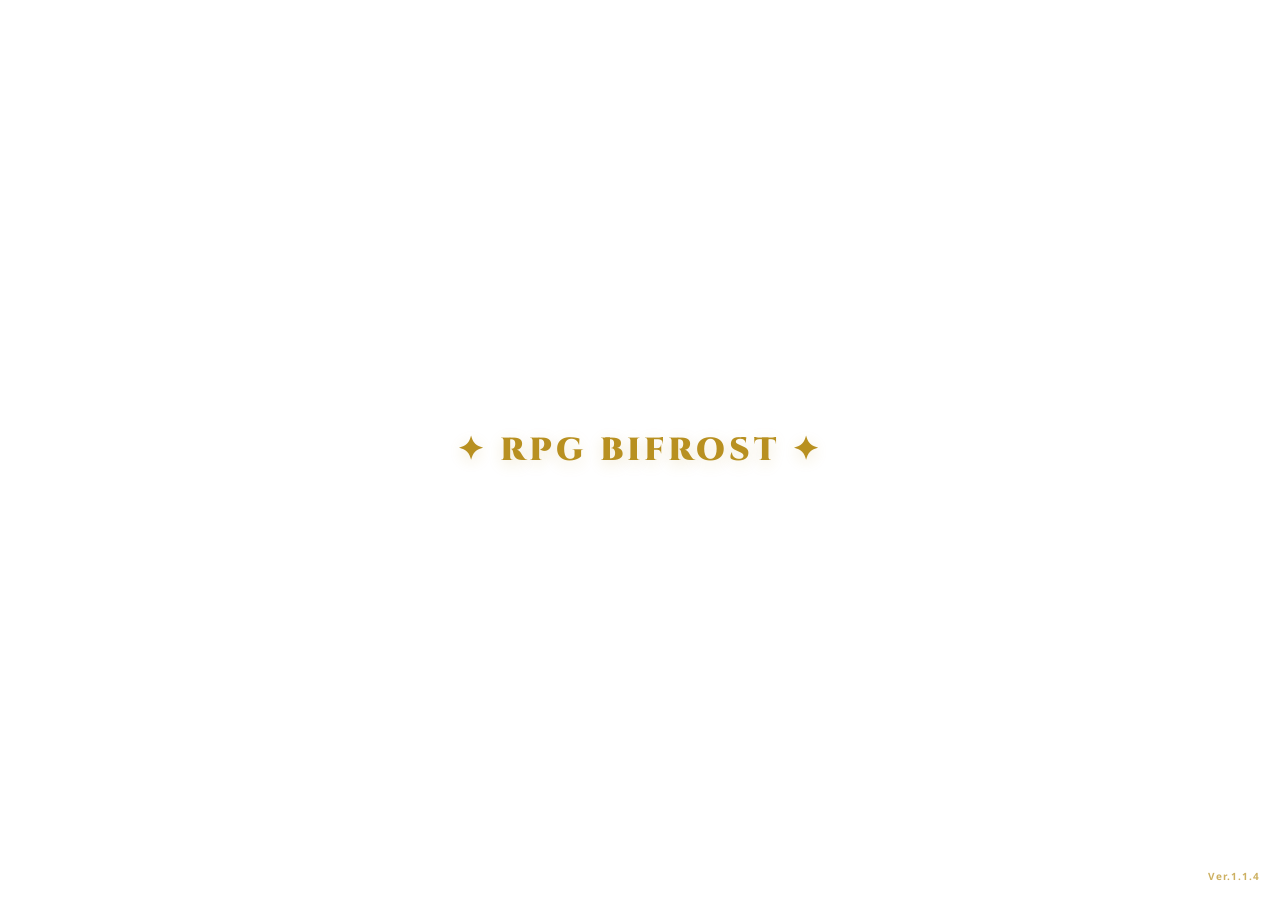
<file: RPG-Bifrost/index.html>
﻿<!DOCTYPE html>
<html lang="th">
<head>
<meta charset="UTF-8">
<meta name="viewport" content="width=device-width,initial-scale=1.0,maximum-scale=1.0,user-scalable=no">
<meta http-equiv="Cache-Control" content="no-cache, no-store, must-revalidate">
<meta http-equiv="Pragma" content="no-cache">
<meta http-equiv="Expires" content="0">
<meta name="theme-color" content="#1e1e1e">
<meta name="apple-mobile-web-app-capable" content="yes">
<meta name="apple-mobile-web-app-status-bar-style" content="black-translucent">
  <link rel="manifest" href="manifest.json?v=1.1.4">
<title>RPG BIFROST</title>
  <link rel="stylesheet" href="style.css?v=1.1.4">

<style>
  
/* =========================================
     ✨ แพตช์ V.4: สยบสีขาว & กู้ชีพลูกศร 100%
     ========================================= */
     
  /* 1. ทุบสีขาวทิ้ง: บังคับข้อความทั้งหมดให้เป็นสีดำเทา */
  #log-txt * {
      color: #333 !important;
  }
  
  /* 2. 🟢 กู้ชีพลูกศรขึ้น (ดักจับทุกรหัสสีเขียว) */
  #log-txt [style*="00e676"], #log-txt [style*="4caf50"], #log-txt [style*="green"], #log-txt [style*="--grn"], #log-txt [class*="grn"] { 
      color: #00e676 !important; 
      font-weight: 900 !important;
      text-shadow: 0 1px 2px rgba(0,230,118,0.3) !important; /* เพิ่มเงาให้ลูกศรดูเด้งขึ้นมา */
  }
  
  /* 3. 🔴 กู้ชีพลูกศรลง (ดักจับทุกรหัสสีแดง) */
  #log-txt [style*="ff4d4d"], #log-txt [style*="e53935"], #log-txt [style*="red"], #log-txt [style*="--red"], #log-txt [class*="red"] { 
      color: #ff4d4d !important; 
      font-weight: 900 !important;
  }
  
  /* 4. 🟡 กู้ชีพข้อความพิเศษ (ดักจับทุกรหัสสีทอง) */
  #log-txt [style*="ffc107"], #log-txt [style*="ff9800"], #log-txt [style*="gold"], #log-txt [style*="--gold"] { 
      color: #d4aa22 !important; 
  }
  
  /* 5. จัดกระดูกหน้าเว็บ: ให้ข้อความเดินแถวชิดซ้าย */
  #log-txt div {
      justify-content: flex-start !important;
      gap: 15px !important;
  }

  /* =========================================
     ✨ 5 ชุดเวทมนตร์ภาพเคลื่อนไหว (Juiciness)
     ========================================= */
  @keyframes lockShake { 0% { transform: translateX(0); } 25% { transform: translateX(-8px) rotate(-5deg); } 50% { transform: translateX(8px) rotate(5deg); } 75% { transform: translateX(-8px) rotate(-5deg); } 100% { transform: translateX(0); } }
  .lock-shake { animation: lockShake 0.4s ease-in-out; }

  @keyframes introFadeIn {
    0% { opacity: 0; transform: scale(0.85); filter: blur(4px); }
    50% { opacity: 1; transform: scale(1.05); filter: blur(0px); text-shadow: 0 0 20px rgba(184,144,32,0.6); }
    100% { opacity: 1; transform: scale(1); text-shadow: 0 4px 15px rgba(184,144,32,0.2); }}

  @keyframes chestRumble { 0% { transform: scale(1) rotate(0deg); } 25% { transform: scale(1.05) rotate(-3deg); } 50% { transform: scale(1.05) rotate(3deg); } 75% { transform: scale(1.05) rotate(-3deg); } 100% { transform: scale(1) rotate(0deg); } }
  .chest-rumbling { animation: chestRumble 0.5s infinite; filter: drop-shadow(0 0 15px #ffc107); }

  @keyframes itemBounce { 0% { transform: scale(0.3); opacity: 0; } 50% { transform: scale(1.1); opacity: 1; } 70% { transform: scale(0.9); opacity: 1; } 100% { transform: scale(1); opacity: 1; } }
  .item-pop { animation: itemBounce 0.6s cubic-bezier(0.175, 0.885, 0.32, 1.275); }

  @keyframes bossZoom { 0% { transform: scale(0.5); opacity: 0; } 80% { transform: scale(1.05); opacity: 1; } 100% { transform: scale(1); opacity: 1; } }
  .boss-zoom { animation: bossZoom 0.4s ease-out; }

  @keyframes coinDrop { 0% { transform: translateY(-20px); opacity: 0; } 50% { transform: translateY(5px); opacity: 1; } 100% { transform: translateY(0); opacity: 1; } }
  .coin-drop { animation: coinDrop 0.3s ease-out; }

  @keyframes levelUpPop { 0% { transform: scale(1); text-shadow: 0 0 0 transparent; } 50% { transform: scale(1.5); text-shadow: 0 0 20px #ffc107, 0 0 40px #ffc107; color: #fff; } 100% { transform: scale(1); text-shadow: 0 0 10px #ffc107; } }
  .level-up-pop { animation: levelUpPop 0.8s ease-out; }
  .exp-f { transition: width 0.8s cubic-bezier(0.4, 0, 0.2, 1); }

  @keyframes cardSlideUp { 0% { transform: translateY(80px); opacity: 0; } 100% { transform: translateY(0); opacity: 1; } }
  .card-slide-up { animation: cardSlideUp 0.5s cubic-bezier(0.175, 0.885, 0.32, 1.275); }

  @keyframes menuPop { 0% { transform: scale(1); } 50% { transform: scale(1.2); } 100% { transform: scale(1); } }
  .menu-pop { animation: menuPop 0.2s ease-out; }

  @keyframes saveGlow { 0% { box-shadow: 0 0 0 transparent; border-color: inherit; } 50% { box-shadow: 0 0 10px #4caf50; border-color: #4caf50; } 100% { box-shadow: 0 0 0 transparent; border-color: inherit; } }
  .save-glow { animation: saveGlow 1s ease-out; }

  @keyframes skeletonPulse { 0% { background-color: rgba(255,255,255,0.1); } 50% { background-color: rgba(255,255,255,0.2); } 100% { background-color: rgba(255,255,255,0.1); } }
  .skeleton { color: transparent !important; background: rgba(255,255,255,0.1); animation: skeletonPulse 1.5s infinite; border-radius: 4px; pointer-events: none; user-select: none; }

  .gr-rarity { font-weight: bold; letter-spacing: 2px; margin-bottom: 5px; display: inline-block; padding: 4px 15px; border-radius: 12px; transition: all 0.3s; }
  .rare-common { color: #fff; background: rgba(255,255,255,0.15); border: 1px solid #aaa; }
  .rare-rare { color: #4fc3f7; background: rgba(79, 195, 247, 0.1); border: 1px solid #4fc3f7; text-shadow: 0 0 8px #4fc3f7; }
  @keyframes shimmerText { 0% { background-position: -200% center; } 100% { background-position: 200% center; } }
  .rare-epic { background: rgba(224, 64, 251, 0.15); border: 1px solid #e040fb; font-size: 1.1em; background-image: linear-gradient(90deg, #e040fb 0%, #fff 50%, #e040fb 100%); background-size: 200% auto; -webkit-background-clip: text; -webkit-text-fill-color: transparent; animation: shimmerText 2s infinite linear; filter: drop-shadow(0 0 5px rgba(224, 64, 251, 0.5)); }
  @keyframes legendaryPulse { 0% { transform: scale(1); text-shadow: 0 0 10px #ffc107, 0 0 20px #ffc107; box-shadow: 0 0 10px rgba(255,193,7,0.3); } 50% { transform: scale(1.15); text-shadow: 0 0 20px #ffc107, 0 0 40px #ffea00; box-shadow: 0 0 20px rgba(255,193,7,0.6); } 100% { transform: scale(1); text-shadow: 0 0 10px #ffc107, 0 0 20px #ffc107; box-shadow: 0 0 10px rgba(255,193,7,0.3); } }
  .rare-legendary { color: #ffea00; background: rgba(255, 193, 7, 0.2); border: 2px solid #ffc107; animation: legendaryPulse 1.5s infinite; font-size: 1.3em; font-weight: 900; letter-spacing: 3px; }

  /* =========================================
     🌟 LEVEL UP POPUP ANIMATION
     ========================================= */
  .level-overlay { position: fixed; inset: 0; background: rgba(0,0,0,0.85); z-index: 1000000; display: flex; align-items: center; justify-content: center; opacity: 0; pointer-events: none; transition: opacity 0.3s; backdrop-filter: blur(5px); }
  .level-overlay.on { opacity: 1; pointer-events: all; }
  .level-modal { background: linear-gradient(145deg, #2a2210, #1a1505); border: 2px solid var(--gold); border-radius: 20px; padding: 40px 20px; text-align: center; width: 90%; max-width: 320px; transform: scale(0.8); transition: transform 0.4s cubic-bezier(0.34,1.56,0.64,1); position: relative; overflow: hidden; box-shadow: 0 0 30px rgba(212,170,34,0.4); }
  .level-overlay.on .level-modal { transform: scale(1); }
  .lm-glow { position: absolute; top: -50%; left: -50%; width: 200%; height: 200%; background: radial-gradient(circle, rgba(255,215,0,0.2) 0%, transparent 60%); animation: rotateGlow 10s linear infinite; z-index: 0; pointer-events: none; }
  .lm-icon { font-size: 70px; animation: itemBounce 1s infinite alternate; position: relative; z-index: 1; text-shadow: 0 0 20px rgba(255,215,0,0.8); margin-bottom: 10px;}
  .lm-title { font-family: 'Cinzel', serif; font-size: 32px; font-weight: 900; color: #fff; text-shadow: 0 2px 10px var(--gold); margin: 0 0 5px; position: relative; z-index: 1; letter-spacing: 2px;}
  .lm-desc { font-size: 13px; color: var(--gold); margin-bottom: 20px; position: relative; z-index: 1; font-weight: bold;}
  .lm-lv { font-size: 56px; font-weight: 900; color: var(--gold3); font-family: 'Cinzel', serif; text-shadow: 0 0 20px rgba(255,215,0,0.5); margin-bottom: 25px; position: relative; z-index: 1; line-height: 1;}
  .lm-btn { background: linear-gradient(135deg, var(--gold), var(--gold2)); color: #000; font-size: 16px; font-weight: 900; border: none; padding: 12px 40px; border-radius: 30px; cursor: pointer; box-shadow: 0 4px 15px rgba(184,144,32,0.4); position: relative; z-index: 1; width: 80%;}
  
  /* =========================================
     💬 HERO SPEECH BUBBLE & SECRET QUEST
     ========================================= */
  @keyframes alertBlink { 0% { opacity: 0; transform: scale(0.8); } 50% { opacity: 1; transform: scale(1.2); } 100% { opacity: 0; transform: scale(1); } }
  @keyframes bubblePop { 0% { transform: scale(0) translateY(20px); opacity: 0; } 70% { transform: scale(1.05) translateY(-5px); opacity: 1; } 100% { transform: scale(1) translateY(0); opacity: 1; } }

  .hero-bubble {
      background: #fff; color: #333; padding: 12px 18px; border-radius: 20px; font-size: 13px; font-weight: bold; text-align: center; max-width: 85%; box-shadow: 0 4px 15px rgba(0,0,0,0.15); position: relative; border: 2px solid #e0e0e0; margin: 0 auto; line-height: 1.5;
  }
  .hero-bubble.anim { animation: bubblePop 0.5s cubic-bezier(0.175, 0.885, 0.32, 1.275); }
  .hero-bubble::after { content: ''; position: absolute; bottom: -8px; left: 50%; transform: translateX(-50%); border-width: 8px 8px 0; border-style: solid; border-color: #fff transparent transparent transparent; }
  .hero-bubble::before { content: ''; position: absolute; bottom: -11px; left: 50%; transform: translateX(-50%); border-width: 10px 10px 0; border-style: solid; border-color: #e0e0e0 transparent transparent transparent; z-index: -1; }

  /* ร่างทองคำ VVIP สำหรับภารกิจลับคุณพ่อ */
  .hero-bubble.secret-quest {
      background: linear-gradient(145deg, #1a1a1a, #000); color: #ffea00; border: 2px solid #ffc107; box-shadow: 0 0 20px rgba(255,193,7,0.4); text-shadow: 0 0 5px rgba(255,193,7,0.5);
  }
  .hero-bubble.secret-quest::after { border-color: #1a1a1a transparent transparent transparent; }
  .hero-bubble.secret-quest::before { border-color: #ffc107 transparent transparent transparent; }
  
  </style>
</head>
<body style="padding-bottom: 80px;">

<div id="dev-tools-bar">
  <div class="dev-label">🛠️ DEV</div>
  <button class="dev-btn dev-btn--quest"  data-dev-action="quickComplete">🎯 จบเควส</button>
  <button class="dev-btn dev-btn--levelup" data-dev-action="levelUp">🔼 อัปเลเวล</button>
  <button class="dev-btn dev-btn--neutral" data-dev-action="addExp">⭐ +50E</button>
  <button class="dev-btn dev-btn--neutral" data-dev-action="addCoin">💰 +100C</button>
  <button class="dev-btn dev-btn--key"     data-dev-action="addKey">🗝️ +1 กุญแจ</button>
  <button class="dev-btn dev-btn--day"     data-dev-action="nextDay">🌅 ข้ามวัน</button>
  <button class="dev-btn dev-btn--unlock"  data-dev-action="tempUnlockChest">🔓 ปลดหีบ 1 ชม.</button>
  <button class="dev-btn dev-btn--reset"   data-dev-action="hardReset">🗑️ ล้างค่าใหม่</button>
  <button class="dev-btn dev-btn--close"   data-dev-action="close">✕ ปิด</button>
</div>

<div id="offline-overlay" style="display:none; position:fixed; top:0; left:0; width:100%; z-index:10000000; background:#e53935; color:#fff; padding:10px; font-size:13px; font-weight:bold; box-shadow:0 4px 10px rgba(0,0,0,0.3); justify-content:center; align-items:center; gap:8px;">
  <span>📡</span><span>ขาดการเชื่อมต่ออินเทอร์เน็ต! (โหมด Read-Only ดูข้อมูลได้อย่างเดียว)</span>
</div>

<!-- 📡 [v1.1.2] Retry Queue Badge — มุมล่างซ้าย แสดงจำนวนรายการรอส่ง -->
<div id="retry-queue-badge" class="retry-badge" title="รายการที่ยังไม่ได้ sync ขึ้น Cloud"></div>


<div id="intro-overlay" style="position:fixed; top:0; left:0; width:100%; height:100%; z-index:9999999; background:#ffffff; display:flex; flex-direction:column; align-items:center; justify-content:center; transition: opacity 0.8s ease-in-out; pointer-events:none;">
  <div style="font-family: 'Cinzel', serif; font-size: 32px; font-weight: 900; color: #b89020 !important; letter-spacing: 4px; animation: introFadeIn 1.5s ease-out forwards; text-shadow: 0 2px 10px rgba(184,144,32,0.3);">
    ✦ RPG BIFROST ✦
  </div>
  <div id="app-version" style="position: absolute; bottom: 15px; right: 20px; font-size: 10px; color: #b89020; font-weight: bold; opacity: 0.7; letter-spacing: 1px;">
    </div>
</div>

<div id="app">
  <header class="hdr">
    <div class="hdr-t" style="cursor:pointer; user-select:none;">✦ RPG BIFROST ✦</div>
    <div class="hdr-s">HERO QUEST SYSTEM</div>
    <div id="main-app-version" style="font-size:10px; color:#b89020; opacity:.78; letter-spacing:1px; margin-top:3px; font-weight:700;"></div>
  </header>
  
  <div class="pages">
    <div class="pg on" id="pg-dashboard" style="padding-bottom: 130px;">
        <div id="hero-speech-zone" style="position:relative; width:100%; display:flex; flex-direction:column; align-items:center; justify-content:flex-end; margin-top:15px; margin-bottom:-10px; z-index:10; min-height: 50px;">
         <div id="hero-alert" style="font-size: 32px; display: none; text-shadow: 0 0 15px #ffea00; color: #ffea00; font-weight: bold;">❗️❗️❗️</div>
         <div id="hero-bubble" class="hero-bubble" style="display: none;">
           <span id="hero-bubble-text">...</span>
         </div>
      </div>
      <div class="chv-wrap">
        <div class="chv">
          <div class="cha dim" id="ch-prev">‹</div>
          <div style="text-align:center">
            <div class="ch-frame"><img id="ch-img" src="" alt="character" style="display:none"><div id="ch-placeholder" style="font-size:48px">⚔️</div></div>
            <div class="ch-name-lbl" id="ch-name-lbl">กำลังโหลด...</div>
            <div class="ch-badge" id="ch-badge">ตัวที่ <b>1</b> / 20</div>
          </div>
          <div class="cha" id="ch-next">›</div>
        </div>
      </div>
      <div class="hero-row">
        <div class="av-wrap" id="btn-av">
          <div class="av-ring"><div class="av-in" id="cur-av">🧙</div></div>
          <div class="av-lv">LV.<span id="lv-txt" class="skeleton-target">1</span></div>
        </div>
        <div style="flex:1;min-width:0">
          <div class="hero-nm" style="cursor:pointer; user-select:none;">HERO BIFROST</div>
          <div class="stat-row">
            <div class="stt">⚖️ <b id="dw" class="skeleton-target">—</b> kg</div>
            <div class="stt">📏 <b id="dh" class="skeleton-target">—</b> cm</div>
          </div>
          <div class="badge">✦ นักผจญภัย</div>
        </div>
      </div>
      <div class="exp-w">
        <div class="exp-hd"><span>EXP PROGRESS</span><span id="exp-txt" class="skeleton-target">0 / 100</span></div>
        <div class="exp-bg"><div class="exp-f" id="exp-f" style="width:0%"></div></div>
      </div>
      <div class="cbar">
        <div class="cbig">🪙 <span id="coin-d" class="skeleton-target">0</span></div>
        <div class="ctd-stack"><div><div class="ctd-l">รายรับวันนี้</div><div class="ctd-v">+<span id="td-d" class="skeleton-target">0</span> B-Coin</div></div><div><div class="ctd-l">รายจ่ายวันนี้</div><div class="ctd-v spend">-<span id="spent-d" class="skeleton-target">0</span> B-Coin</div></div></div>
      </div>
      <div class="card" style="position:relative;">
    <div class="ct"><span class="d"></span>🗺️ เส้นทางนักผจญภัย</div>
    
    
    <div id="streak-path" style="display:flex; justify-content:space-between; align-items:center; position:relative; padding:15px 5px 5px 5px;">
    <div style="position:absolute; top:55%; left:8%; right:8%; height:3px; background:var(--gbdr); z-index:0; transform: translateY(-50%);"></div>
    <div id="st-slots" style="display:flex; justify-content:space-between; width:100%; z-index:1;"></div>
</div> <div style="font-size:12px; color:#aaa; text-align:center; margin-top:20px; margin-bottom:10px; letter-spacing:0.5px; width:100%;">
    จัดการสัตว์ร้ายให้ครบ 7 ตัวซิ แล้วรับรางวัลไปเลย<br>
        <b style="color:var(--gold);">✦ 🪙+18 Coin พร้อมกับกุญแจทองคำ 2 ดอก 🗝️🗝️ ✦</b>
    </div>
</div>

<div class="card">
    <div class="ct"><span class="d"></span>Hall of Fame</div>
        <div class="hof">
          <div class="tr" onclick="showHof('shark')"><div class="tri off" id="hof-shark">🦈</div><div class="trl">ฉลามลมกรด</div></div>
          <div class="tr" onclick="showHof('book')"><div class="tri off" id="hof-book">📚</div><div class="trl">ม้วนคัมภีร์</div></div>
          <div class="tr" onclick="showHof('heart')"><div class="tri off" id="hof-heart">❤️</div><div class="trl">หัวใจเหล็กไหล</div></div>
        </div>
      </div>
      <div class="card">
        <div class="ct"><span class="d"></span>คลังไอเทม</div>
        <div class="ir active" id="inv-key-row">
          <div class="ii">🗝️ กุญแจทอง</div>
          <div class="ir-right"><span class="ic skeleton-target" id="inv-key">0</span><span class="use-pill" style="background:#555">เปิดที่ร้านค้า</span></div>
        </div>
        
        <div class="ir active" id="inv-tk-row">
          <div class="ii">🍜 น้ำยาแสนอร่อย</div>
          <div class="ir-right"><span class="ic skeleton-target" id="inv-tk">0</span><span class="use-pill">ใช้งาน</span></div>
        </div>
      </div>
      
      <div class="card">
        <div class="ct"><span class="d"></span>📊 Daily Adventure Log</div>
        
        <div class="swim-grid">
          <div class="sw-box"><div class="sw-ttl">🏆 ดีที่สุดเดือนนี้</div><div class="sw-row"><span>🏊 ฟรีสไตล์</span><span class="sw-val skeleton-target" id="mb-fr">—</span></div><div class="sw-row"><span>🦋 บัตเตอร์ฟลาย</span><span class="sw-val skeleton-target" id="mb-bt">—</span></div><div class="sw-row"><span>🐸 กบ</span><span class="sw-val skeleton-target" id="mb-fg">—</span></div><div class="sw-row"><span>🚣 กรรเชียง</span><span class="sw-val skeleton-target" id="mb-bk">—</span></div></div>
          <div class="sw-box"><div class="sw-ttl">🌟 All-Time Best</div><div class="sw-row"><span>🏊 ฟรีสไตล์</span><span class="sw-val skeleton-target" id="ab-fr">—</span></div><div class="sw-row"><span>🦋 บัตเตอร์ฟลาย</span><span class="sw-val skeleton-target" id="ab-bt">—</span></div><div class="sw-row"><span>🐸 กบ</span><span class="sw-val skeleton-target" id="ab-fg">—</span></div><div class="sw-row"><span>🚣 กรรเชียง</span><span class="sw-val skeleton-target" id="ab-bk">—</span></div></div>
        </div>

        <div class="log-text" id="log-txt" style="margin-top:15px;">กำลังโหลดรายงานการผจญภัย...</div>
      </div>
    </div>

    <div class="pg" id="pg-quest" style="position:relative; padding-bottom: 130px;">
      <div class="submit-ok" id="submit-ok" style="z-index: 100000;">
        <div class="sok-ico">✅</div>
        <div class="sok-ttl">ส่งรายงานสำเร็จ!</div>
        <div class="sok-coins" id="sok-coins">+0 B-Coin</div>
        <div class="sok-msg" id="sok-msg">กำลังกลับไปหน้า Dashboard...</div>
        <div style="width:40px;height:4px;background:var(--gbdr);border-radius:4px;overflow:hidden;margin-top:4px"><div id="sok-bar" style="height:100%;width:0%;background:var(--gold)"></div></div>
      </div>

      <div class="card">
        <div class="ct"><span class="d"></span>Daily Report</div>
        <div style="font-size:11px;color:var(--txt3);margin-bottom:9px;line-height:1.6">กรอกน้ำหนักแล้วส่งรายงานวันนี้ รับ +6 B-Coin และเดินเส้นทางนักผจญภัย 1 ก้าว</div>
        <div class="fr" style="margin-top:10px">
          <label class="fl2">🤒 อาการป่วย / บาดเจ็บ (ถ้ามี)</label>
          <select class="fi" id="in-ill">
            <option value="ไม่มี">ไม่มี - สุขภาพดี ✅</option>
            <option value="ป่วยเป็นไข้">ป่วยเป็นไข้ 🤧</option>
            <option value="ไอ/มีน้ำมูก">ไอ / มีน้ำมูก</option>
          </select>
        </div>
        <div class="qbar" id="qbar">กรอกน้ำหนักเพื่อส่งรายงานวันนี้</div>
      </div>

      <div class="card">
        <div class="ct"><span class="d"></span>โซน 2 - อัปเดตสถิติ</div>
        <div class="sub-hd">💪 ร่างกาย</div>
        <div class="f2">
          <div class="fr"><label class="fl2">⚖️ น้ำหนัก (kg)</label><input class="fi" type="number" step="0.1" placeholder="00.0" id="in-w"></div>
          <div class="fr"><label class="fl2">📏 ส่วนสูง (cm)</label><input class="fi" type="number" step="0.1" placeholder="00.0" id="in-h"></div>
        </div>
        <div class="sub-hd">🏊 สถิติว่ายน้ำ</div>
        <div class="f2">
          <div class="fr"><label class="fl2">🔢 จำนวนรอบ</label><input class="fi" type="number" placeholder="00" id="in-lp"></div>
          <div class="fr"><label class="fl2">⏱️ ฟรีสไตล์ (วิ)</label><input class="fi" type="number" placeholder="00.00" id="in-fr"></div>
        </div>
        <div class="f2">
          <div class="fr"><label class="fl2">🦋 ผีเสื้อ (วิ)</label><input class="fi" type="number" placeholder="00.00" id="in-bt"></div>
          <div class="fr"><label class="fl2">🐸 กบ (วิ)</label><input class="fi" type="number" placeholder="00.00" id="in-fg"></div>
        </div>
        <div class="f2">
          <div class="fr"><label class="fl2">🏊 กรรเชียง (วิ)</label><input class="fi" type="number" placeholder="00.00" id="in-bk"></div>
          <div class="fr"></div>
        </div>
        <div class="sub-hd">😊 ความรู้สึกหลังซ้อม</div>
        <div class="feel-ico" id="feel-ico">😐</div>
        <div class="feel-lbl" id="feel-lbl">พอสู้ได้</div>
        <input type="range" min="1" max="5" value="3" id="feel-sl" style="background:linear-gradient(90deg,var(--gold) 50%,var(--bg2) 50%)">
        <div style="display:flex;justify-content:space-between;font-size:9px;color:var(--txt3);margin-top:3px"><span>😫 แย่มาก</span><span>😐 ปานกลาง</span><span>🌟 ยอดเยี่ยม</span></div>
        
        <div class="sub-hd">📚 วิชาการ</div>
        <div class="f2">
          <div class="fr"><label class="fl2">📊 เกรดเฉลี่ย (GPA)</label><input class="fi" type="number" step="0.01" min="0" max="4" placeholder="0.00 - 4.00" id="in-gpa"></div>
          <div class="fr"><label class="fl2">💯 คะแนนสอบ (%)</label><input class="fi" type="number" min="0" max="100" placeholder="0 - 100" id="in-sc"></div>
        </div>
      </div>

      <div class="card" style="background: linear-gradient(135deg, #1e1e1e 0%, #050505 100%); border: 2px solid var(--gold); box-shadow: 0 5px 20px rgba(184,144,32,0.2);">
        <div class="ct" style="margin-bottom:15px; color: var(--gold); text-align: center; font-size: 16px; font-weight: bold; letter-spacing: 2px; text-shadow: 0 0 8px rgba(184,144,32,0.6);">⚔️ ULTRA BOSS MENU ⚔️</div>
        <div class="boss-row">
          <div class="boss-cir" role="button" tabindex="0" data-boss-id="shark" aria-label="ดูวิธีปลดล็อกบอสฉลามขาว">🦈</div>
          <div class="boss-cir" role="button" tabindex="0" data-boss-id="book" aria-label="ดูวิธีปลดล็อกบอสหมอโหด">📚</div>
          <div class="boss-cir" role="button" tabindex="0" data-boss-id="heart" aria-label="ดูวิธีปลดล็อกบอสมุ่งมั่น">❤️</div>
          <div class="boss-cir" role="button" tabindex="0" data-boss-id="pole" aria-label="ดูวิธีปลดล็อกบอสเสาไฟ">🦒</div>
          <div class="boss-cir" role="button" tabindex="0" data-boss-id="shrimp" aria-label="ดูวิธีปลดล็อกบอสกุ้งแห้งเล่นเวท">💪</div>
        </div>
        <div style="text-align:center; font-size:11px; color:#ffffff; margin-top:15px; letter-spacing:1px; background: rgba(184,144,32,0.25); padding: 6px; border-radius: 6px; font-weight: 500;">👆 แตะที่ไอคอนเพื่อดูวิธีล่ารางวัล 👆</div>
      </div>

      <div class="brow">
        <button class="btn" id="btn-draft" style="background:#4a5568; color:#fff; display:none;" onclick="doDraft()">💾 อัปเดตรายงาน</button>
        <button class="btn bg" id="btn-submit" style="display:none;">⚔️ ส่งรายงานวันนี้</button>
          <div id="draft-sync-status" class="draft-sync-status">ยังไม่มีข้อมูลร่างที่รอส่ง</div>
      </div>
    </div>

    <div class="pg" id="pg-shop" style="padding-bottom: 130px;">
      <div class="shbal"><div class="shbal-l">คลัง B-COIN</div><div class="shbal-v">🪙 <span id="sh-c" class="skeleton-target">0</span></div></div>
      
      <div class="card">
        <div class="ct"><span class="d"></span>🏪 Item Shop</div>
        <div style="font-size:10px;color:var(--txt3);margin-bottom:10px;padding:7px 10px;background:var(--gbg);border-radius:8px;border:1px solid var(--gbdr)">💡 ซื้อสะสมไว้ในคลัง → ใช้งานที่ <b style="color:var(--gold)">Dashboard → คลังไอเทม</b></div>
        <div class="shi">
          <div class="shic">🍜</div>
          <div style="flex:1"><div class="shn">น้ำยาแสนอร่อย</div><div class="shd">ซื้อเก็บตั๋วไว้ก่อน → ใช้งานที่คลังไอเทม<br>ซื้อได้ 1 ครั้ง/สัปดาห์ (รีเซ็ตวันจันทร์)</div><div><span class="quota ok" id="food-quota">✅ โควต้าคงเหลือ: 1/1</span></div><div class="shs">ตั๋ว: <span id="sh-tk" class="skeleton-target">0</span> ใบ</div></div>
          <div class="shr"><div class="shp">🪙 50</div><button class="shb" id="sh-food-btn">ซื้อ</button></div>
        </div>
      </div>

      <div class="card" id="gacha-card" style="background: linear-gradient(45deg, #1e293b, #0f172a); border: 2px solid var(--gold); margin-top: 15px; margin-bottom: 20px; overflow: hidden; position: relative; transition: all 0.3s;">
        <div id="gacha-lock-overlay" style="position: absolute; top: 0; left: 0; width: 100%; height: 100%; background: rgba(0,0,0,0.85); z-index: 10; display: flex; flex-direction: column; justify-content: center; align-items: center; backdrop-filter: blur(2px); display: none;">
          <div style="font-size: 45px; text-shadow: 0 0 10px #000;">⛓️🔒⛓️</div>
          <div style="color: #ff4d4d; font-weight: bold; font-size: 13px; margin-top: 8px; text-shadow: 0 0 5px #000; letter-spacing: 1px;">ต้องมีกุญแจทอง หรือเปิดช่วงเสาร์-อาทิตย์</div>
        </div>
        <div style="position: absolute; right: -10px; top: -10px; font-size: 80px; opacity: 0.1; z-index: 1;">🎁</div>
        <div class="ct" style="color: var(--gold); text-shadow: 0 0 10px rgba(184,144,32,0.5); position: relative; z-index: 2;">✨ B TREASURE BOX</div>
        <div style="font-size: 11px; color: #fff; margin-bottom: 15px; position: relative; z-index: 2;">ทำภารกิจ 7-Day Streak สำเร็จ รับฟรี!! 2 กุญแจทอง มาเปิดกล่องสุ่มรางวัลใหญ่!</div>
        <div style="text-align: center; margin-bottom: 12px; position: relative; z-index: 2;">
          <span style="background: rgba(0,0,0,0.6); padding: 6px 12px; border-radius: 12px; font-size: 12px; color: var(--gold); border: 1px solid var(--gold);">🗝️ กุญแจของคุณ: <b id="gacha-key-display" class="skeleton-target" style="font-size: 14px;">0</b> ดอก</span>
        </div>
        <button class="btn bg" onclick="doGacha()" style="width: 100%; background: var(--gold); color: #000; font-weight: bold; border-radius: 8px; position: relative; z-index: 2;">💎 เปิดกล่องสมบัติ (ใช้ 1 กุญแจ) 💎</button>
      </div>
    </div>
  </div> 
</div> 

<nav class="bnav" style="position: fixed; bottom: 0; left: 50%; transform: translateX(-50%); width: 100%; max-width: 100%; z-index: 999; background: #ffffff; border-top: 1px solid #e0e0e0; display: flex; justify-content: space-around; padding: 10px 0; border-radius: 20px 20px 0 0;">
  <div class="ni on" id="ni-d" style="text-align: center; cursor: pointer; opacity: 0.5;"><div class="ni-i" style="font-size: 20px;">🏰</div><div class="ni-l" style="font-size: 10px; font-weight: bold; margin-top: 4px; color: #333;">DASHBOARD</div></div>
  <div class="ni" id="ni-q" style="text-align: center; cursor: pointer; opacity: 0.5;"><div class="ni-i" style="font-size: 20px;">📜</div><div class="ni-l" style="font-size: 10px; font-weight: bold; margin-top: 4px; color: #333;">QUEST</div></div>
  <div class="ni" id="ni-s" style="text-align: center; cursor: pointer; opacity: 0.5;"><div class="ni-i" style="font-size: 20px;">🛒</div><div class="ni-l" style="font-size: 10px; font-weight: bold; margin-top: 4px; color: #333;">SHOP</div></div>
</nav>

<div class="mov" id="av-mov" style="z-index: 999999;">
  <div class="mpan" id="av-pan">
    <div style="display:flex;justify-content:space-between;align-items:center"><div class="ct" style="margin:0"><span class="d"></span>เลือกอวาตาร์</div></div>
    <div class="ag" id="av-g"></div>
    <button class="btn bg bf" id="btn-av-confirm">✦ ยืนยัน</button>
  </div>
</div>

<div class="mov" id="fd-mov" style="z-index: 9999;">
  <div class="mpan" id="fd-pan">
    <div class="ct" style="margin:0"><span class="d"></span>🍜 สั่งเมนูพิเศษ</div>
    <div style="font-size:12px;color:var(--txt2);line-height:1.5">ระบบจะแจ้งเตือนคุณพ่อผ่าน Line Notify ทันทีที่กดยืนยัน!</div>
    <div class="fr"><label class="fl2">เมนูที่อยากกิน</label><input class="fi" type="text" placeholder="เช่น ข้าวผัดกุ้ง..." id="fd-in"></div>
    <div style="font-size:12px;color:var(--grn);font-weight:700">✅ ใช้ตั๋วเชฟทองคำ — ไม่เสีย B-Coin เพิ่ม</div>
    <button class="btn bg bf" id="btn-fd-confirm">สั่งเลย! 🚀</button>
  </div>
</div>

<div class="cfm" id="cfm" style="z-index: 1000000;">
  <div class="cfmb">
    <div class="cfm-i" id="ci"></div><div class="cfm-t" id="ct2"></div><div class="cfm-m" id="cm"></div>
    <div class="cfm-r"><button class="bdim" id="cfm-no">ยกเลิก</button><button class="btn bg" id="cfm-yes">ยืนยัน</button></div>
  </div>
</div>
<div class="boss-overlay" id="boss-overlay" style="z-index: 100000;">
  <div class="boss-modal">
    <div class="bm-stars">✦ ✦ ✦ ✦ ✦</div><div class="bm-title">BOSS DEFEATED</div><div class="bm-subtitle">กำจัดอัลตร้าบอสสำเร็จ!</div>
    <div class="bm-list" id="bm-list"></div>
    <button class="bm-btn" id="btn-boss-claim">รับรางวัล ✦</button>
  </div>
</div>

<div class="mov" id="hof-mov">
  <div class="mpan" style="text-align:center; padding: 30px 20px;">
    <div id="hof-m-ico" style="font-size:56px; margin-bottom:10px; transition: all 0.3s;">🏆</div>
    <div id="hof-m-ttl" style="font-family:'Cinzel',serif; font-size:20px; font-weight:700; color:var(--gold2);">ชื่อรางวัล</div>
    <div id="hof-m-sts" style="display:inline-block; font-size:11px; font-weight:700; padding:4px 12px; border-radius:12px; margin:12px 0; transition: all 0.3s;">สถานะ</div>
    <div id="hof-m-desc" style="font-size:13px; color:var(--txt2); line-height:1.6; margin-top:5px; white-space:pre-line;">รายละเอียด</div>
    <div id="hof-m-cond" style="font-size:11px; color:var(--yel); font-weight:600; margin-top:15px; padding-top:15px; border-top:1px dashed var(--gbdr);">🎯 เงื่อนไข:</div>
    <button class="btn bg bf" style="margin-top:20px;" onclick="document.getElementById('hof-mov').classList.remove('on')">ปิดหน้าต่าง</button>
  </div>
</div>

<div class="mov" id="boss-detail-mov" aria-hidden="true">
  <div class="mpan" style="border: 2px solid var(--gold); background: #0f0f0f;">
    <div id="bd-ico" style="font-size:64px; text-align:center; margin-bottom:10px; filter: drop-shadow(0 0 10px var(--gold));">❓</div>
    <div id="bd-ttl" style="text-align:center; font-family:'Cinzel',serif; font-size:22px; color:var(--gold); font-weight:700;">ชื่อบอส</div>
    <div style="margin-top:20px; background: rgba(255,255,255,0.05); padding:15px; border-radius:10px;">
      <div style="color:var(--gold); font-size:12px; font-weight:bold; margin-bottom:5px;">🎯 ภารกิจที่ต้องทำ:</div>
      <div id="bd-cond" style="color:#fff; font-size:14px; line-height:1.4;">รายละเอียด...</div>
    </div>
    <div style="margin-top:10px; background: rgba(184,144,32,0.1); padding:15px; border-radius:10px; border: 1px solid rgba(184,144,32,0.3);">
      <div style="color:#ffd700; font-size:12px; font-weight:bold; margin-bottom:5px;">💰 ของรางวัลที่จะได้รับ:</div>
      <div id="bd-reward" style="color:#fff; font-size:16px; font-weight:bold;">+0 B-Coin</div>
    </div>
    <div id="boss-bd-note" style="margin-top:15px; font-size:11px; color:var(--txt3); text-align:center; font-style:italic;">*หมายเหตุ*</div>
    <button class="btn bg" style="width:100%; margin-top:25px; background:var(--gold); color:#000;" onclick="closeBossDetail()">รับทราบ!</button>
  </div>
</div>
<div class="mov" id="gacha-mov" style="background: rgba(0,0,0,0.95); z-index: 9999;">
  <div id="gacha-light" class="gacha-light"></div>
  <div class="firework fw-1">🎆</div><div class="firework fw-2">🎇</div><div class="firework fw-3">✨</div>
  <div class="mpan" id="gacha-panel" style="background: transparent; border: none; box-shadow: none; overflow: visible;">
    <div id="chest-anim" class="chest-container"><div class="chest-box">📦</div></div>
    <div id="gacha-result" class="gacha-result" style="position: relative;">
      <div id="gr-rarity" class="gr-rarity">COMMON</div>
      <div id="gr-ico" class="gr-ico">🎁</div>
      <div id="gr-big-coin" class="gr-big-coin">+300 B-Coin</div>
      <div id="gr-ttl" class="gr-ttl">รางวัลที่ได้รับ</div>
      <div id="gr-desc" class="gr-desc">รายละเอียด</div>
      <div id="gr-action" class="gr-action" style="display: none;">
        <input type="text" id="gr-input" class="fi" style="background: #fff; color: #000; margin-top: 10px;" placeholder="พิมพ์เมนูที่ต้องการ...">
        <button class="btn bg" id="gr-btn" style="width: 100%; margin-top: 15px;">ตกลง</button>
      </div>
      <button class="btn" id="gacha-close" style="width: 100%; margin-top: 20px; background: #333; color: #fff; display: none;" onclick="closeGacha()">รับรางวัล</button>
    </div>
  </div>
</div>
<div class="level-overlay" id="level-overlay">
  <div class="level-modal">
    <div class="lm-glow"></div>
    <div class="lm-icon">🌟</div>
    <div class="lm-title">LEVEL UP!</div>
    <div class="lm-desc">ยินดีด้วย! ฮีโร่พัฒนาขึ้นไปอีกขั้นแล้ว</div>
    <div class="lm-lv">Lv.<span id="lm-lv-val">2</span></div>
    <button class="lm-btn" onclick="document.getElementById('level-overlay').classList.remove('on'); SFX.pop();">สุดยอด!</button>
  </div>
</div>
<div class="mov" id="version-update-modal" style="z-index: 3000000; align-items:center; justify-content:center; padding:18px;">
  <div class="mpan" style="background:linear-gradient(145deg,#1a1a2e,#0b0b16); border:2px solid var(--gold); border-radius:18px; max-width:360px; transform:none; margin:0 auto; position:relative; box-shadow:0 0 30px rgba(184,144,32,0.35);">
    <div style="text-align:center; margin-bottom:12px;">
      <div style="font-size:48px; filter:drop-shadow(0 0 12px rgba(255,215,0,0.55));">✨</div>
      <div style="font-family:'Cinzel',serif; color:var(--gold); font-size:20px; font-weight:900; letter-spacing:2px;">VERSION UPDATE</div>
      <div id="version-update-title" style="color:#fff; font-size:14px; font-weight:bold; margin-top:6px;">RPG BIFROST</div>
    </div>
    <div id="version-update-list" style="background:rgba(255,255,255,0.06); border-left:4px solid var(--gold); border-radius:10px; padding:14px; color:#fff; font-size:14px; line-height:1.7; margin-bottom:16px;"></div>
    <button class="btn bg bf" onclick="acknowledgeVersionUpdate()" style="padding:14px; font-size:15px;">รับทราบ</button>
  </div>
</div>
<div class="toast" id="toast" style="z-index: 1000000;"></div>

<div id="prophecy-modal" style="display:none; position:fixed; top:0; left:0; width:100%; height:100%; background:rgba(0,0,0,0.85); z-index:999999; flex-direction:column; align-items:center; justify-content:center; backdrop-filter:blur(5px);">
   <div style="background:linear-gradient(135deg, #1e1e1e, #050505); border:2px solid #4fc3f7; border-radius:15px; padding:30px; text-align:center; max-width:80%; box-shadow:0 0 30px rgba(79, 195, 247, 0.4); position: relative;">
      
      <div onclick="document.getElementById('prophecy-modal').style.display='none'" style="position:absolute; top:10px; right:15px; color:#4fc3f7; cursor:pointer; font-size:20px; font-weight:bold;">✕</div>

      <div style="font-size:60px; margin-bottom:10px; animation:bossZoom 2s infinite alternate;">🔮</div>
      <div style="color:#4fc3f7; font-size:18px; font-weight:bold; margin-bottom:15px; letter-spacing:1px;">คำพยากรณ์แห่ง BIFROST</div>
      <div id="prophecy-text" style="color:#fff; font-size:14px; line-height:1.6; margin-bottom:20px; font-style:italic;">...</div>
      
      <button class="btn bg" style="background:#4fc3f7; color:#000; font-weight:bold; width:100%;" onclick="acknowledgeProphecy()">รับทราบคำทำนาย!</button>
   </div>
</div>

<div class="mov" id="gm-modal" style="z-index: 999999;">
  <div class="mpan" style="background: #0a0a0a; border: 2px solid var(--gold); max-height: 85vh; overflow-y: auto;">
    <div style="text-align:center; font-size:28px; margin-bottom:5px;">👑</div>
    <div class="gm-title" style="color:var(--gold); text-align:center; font-weight:bold; letter-spacing:2px; margin-bottom:15px; text-shadow:0 0 10px rgba(184,144,32,0.8);">FAMILY SECRET ZONE <button type="button" class="gm-help-btn" data-gm-help="overview" title="อธิบาย GM Mode">❓</button></div>
    <div class="fr" style="background:rgba(255,234,0,0.1); padding:10px; border-radius:8px; border:1px solid rgba(255,234,0,0.3); margin-bottom:10px;">
      <label class="fl2" style="color:#ffea00;">💎 ล็อกเป้าแจ็คพอต 100% <button type="button" class="gm-help-btn" data-gm-help="jackpot" title="อธิบายแจ็คพอต">❓</button> <span id="st-jackpot" style="font-size:10px; margin-left:5px;">[ ⚪ OFF ]</span></label>
      <div style="display:flex; justify-content:space-between; align-items:center;">
         <span style="font-size:10px; color:#aaa;">สุ่มครั้งหน้าได้ Legendary ทันที</span>
         <input type="checkbox" id="gm-secret-jackpot" style="transform: scale(1.5);">
      </div>
    </div>
    <div class="fr" style="background:rgba(79,195,247,0.1); padding:10px; border-radius:8px; border:1px solid rgba(79,195,247,0.3); margin-bottom:10px;">
      <label class="fl2" style="color:#4fc3f7;">🔮 คำพยากรณ์ฮีโร่ (Nudge) <button type="button" class="gm-help-btn" data-gm-help="prophecy" title="อธิบายคำพยากรณ์">❓</button> <span id="st-prophecy" style="font-size:10px; margin-left:5px;">[ ⚪ OFF ]</span></label>
      <input class="fi gm-input" type="text" placeholder="เช่น วันนี้ตั้งใจเรียน พรุ่งนี้จะมีโชคใหญ่..." id="gm-prophecy" style="background:rgba(255,255,255,0.05); color:#fff; border-color:rgba(184,144,32,0.5);">
    </div>
    <div class="fr" style="background:rgba(0,0,0,0.6); padding:10px; border-radius:8px; border:1px solid #ffea00; margin-bottom:15px; box-shadow: inset 0 0 10px rgba(255,234,0,0.1);">
      <label class="fl2" style="color:#ffea00; text-shadow: 0 0 5px rgba(255,234,0,0.5);">📜 ภารกิจลับพิเศษ (Secret Quest) <button type="button" class="gm-help-btn" data-gm-help="secretQuest" title="อธิบายภารกิจลับ">❓</button> <span id="st-secret" style="font-size:10px; margin-left:5px;">[ ⚪ OFF ]</span></label>
      <input class="fi gm-input" type="text" placeholder="เช่น วันนี้เก็บห้องนอน รับกุญแจทอง..." id="gm-secret-quest" style="background:rgba(255,255,255,0.05); color:#fff; border-color:#ffea00;">
    </div>
    
    <div class="fr" style="background:rgba(255,234,0,0.1); padding:10px; border-radius:8px; border:1px solid rgba(184,144,32,0.3); margin-bottom:10px;">
      <label class="fl2" style="color:var(--gold);">🪙 ปรับปรุง B-Coin (ใส่เลข เช่น 100 หรือ -50) <button type="button" class="gm-help-btn" data-gm-help="coins" title="อธิบายการปรับเหรียญ">❓</button></label>
      <input class="fi gm-input" type="number" placeholder="ระบุจำนวนเหรียญ..." id="in-gm-coins" style="background:rgba(255,255,255,0.05); color:#fff; border-color:rgba(184,144,32,0.5);">
    </div>
    
    <div class="fr" style="background:rgba(79,195,247,0.1); padding:10px; border-radius:8px; border:1px solid rgba(79,195,247,0.3); margin-bottom:10px;">
      <label class="fl2" style="color:#4fc3f7;">🆙 ปรับปรุงเลเวล (ใส่เลข เช่น 1 หรือ -1) <button type="button" class="gm-help-btn" data-gm-help="level" title="อธิบายการปรับเลเวล">❓</button></label>
      <input class="fi gm-input" type="number" placeholder="ระบุจำนวนเลเวล..." id="in-gm-lv" style="background:rgba(255,255,255,0.05); color:#fff; border-color:rgba(79,195,247,0.5);">
    </div>

    <div class="fr" style="margin-bottom:10px;">
      <label class="fl2" style="color:var(--gold);">🌟 บันทึกความดีพิเศษ <button type="button" class="gm-help-btn" data-gm-help="achievement" title="อธิบายบันทึกความดี">❓</button></label>
      <input class="fi gm-input" type="text" placeholder="เช่น ช่วยงานบ้าน..." id="in-ac" style="background:rgba(255,255,255,0.05); color:#fff; border-color:rgba(184,144,32,0.5);">
    </div>
    <div class="gm-help-line">🎁 เพิ่มไอเท็ม/รางวัลพิเศษ <button type="button" class="gm-help-btn" data-gm-help="items" title="อธิบายไอเท็ม GM">❓</button></div>
    <div class="gm-item-row" style="display:flex; gap:10px; margin:15px 0; justify-content:center;">
      <div class="gm-item-sel" onclick="this.classList.toggle('active')" style="flex:1; background:rgba(255,255,255,0.05); border:1px solid rgba(184,144,32,0.3); border-radius:10px; padding:10px 5px; text-align:center; cursor:pointer;">
        <div class="gm-item-ico" style="font-size:20px; margin-bottom:5px;">💧</div><div class="gm-item-txt" style="font-size:9px; color:var(--gold); font-weight:bold;">+1 น้ำตา</div><input type="checkbox" id="gm-add-ph" style="display:none">
      </div>
      <div class="gm-item-sel" onclick="this.classList.toggle('active')" style="flex:1; background:rgba(255,255,255,0.05); border:1px solid rgba(184,144,32,0.3); border-radius:10px; padding:10px 5px; text-align:center; cursor:pointer;">
        <div class="gm-item-ico" style="font-size:20px; margin-bottom:5px;">🗝️</div><div class="gm-item-txt" style="font-size:9px; color:var(--gold); font-weight:bold;">+1 กุญแจ</div><input type="checkbox" id="gm-add-key" style="display:none">
      </div>
      <div class="gm-item-sel" onclick="this.classList.toggle('active')" style="flex:1; background:rgba(255,255,255,0.05); border:1px solid rgba(184,144,32,0.3); border-radius:10px; padding:10px 5px; text-align:center; cursor:pointer;">
        <div class="gm-item-ico" style="font-size:20px; margin-bottom:5px;">⭐</div><div class="gm-item-txt" style="font-size:9px; color:var(--gold); font-weight:bold;">+50 EXP</div><input type="checkbox" id="gm-add-exp" style="display:none">
      </div>
      <div class="gm-item-sel" onclick="this.classList.toggle('active')" style="flex:1; background:rgba(255,255,255,0.05); border:1px solid rgba(184,144,32,0.3); border-radius:10px; padding:10px; cursor:pointer; text-align:center;">
    <div class="gm-item-ico" style="font-size:20px; margin-bottom:5px;">🍜</div>
    <div class="gm-item-txt" style="font-size:9px; color:var(--gold); font-weight:bold;">+1 น้ำยา</div>
    <input type="checkbox" id="gm-add-food" style="display:none;">
</div>
    </div>
    
    <div class="brow" style="display:flex; flex-direction:column; gap:10px; margin-top:20px;">
      <div style="background:var(--bg2); padding:15px; border-radius:10px; margin-top:20px; margin-bottom:20px; border:1px solid var(--gbdr);">
    
    <div style="color:var(--gold); font-weight:bold; margin-bottom:10px; font-size:14px;">🏆 แก้ไขสถิติว่ายน้ำ (พิมพ์ 0 เพื่อล้างค่า) <button type="button" class="gm-help-btn" data-gm-help="swim" title="อธิบายการแก้สถิติว่ายน้ำ">❓</button></div>
    <select id="gm-swim-type" style="width:100%; padding:8px; margin-bottom:10px; background:var(--bg1); color:#fff; border:1px solid var(--gbdr); border-radius:5px; font-family:inherit;">
        <option value="">-- เลือกท่าว่ายน้ำ --</option>
        <option value="fr">🏊 ฟรีสไตล์</option>
        <option value="bt">🦋 ผีเสื้อ</option>
        <option value="bk">🐢 กรรเชียง</option>
        <option value="fg">🐸 กบ</option>
    </select>
    <div style="display:flex; gap:10px; margin-bottom:15px;">
        <div style="flex:1;">
            <div style="font-size:12px; color:var(--txt2); margin-bottom:3px;">Monthly Best</div>
            <input type="number" step="0.01" id="gm-swim-m" placeholder="วินาที" style="width:100%; padding:8px; box-sizing:border-box; background:var(--bg1); color:#fff; border:1px solid var(--gbdr); border-radius:5px;">
        </div>
        <div style="flex:1;">
            <div style="font-size:12px; color:var(--txt2); margin-bottom:3px;">All-Time Best</div>
            <input type="number" step="0.01" id="gm-swim-a" placeholder="วินาที" style="width:100%; padding:8px; box-sizing:border-box; background:var(--bg1); color:#fff; border:1px solid var(--gbdr); border-radius:5px;">
        </div>
    </div>

    <div style="color:var(--gold); font-weight:bold; margin-bottom:10px; padding-top:15px; border-top:1px dashed var(--gbdr); font-size:14px;">🦍 รีเซ็ตฐานร่างกาย (แก้มือลั่น) <button type="button" class="gm-help-btn" data-gm-help="bodyBase" title="อธิบายฐานร่างกาย">❓</button></div>
    <div style="display:flex; gap:10px; margin-bottom:15px;">
        <div style="flex:1;">
            <div style="font-size:12px; color:var(--txt2); margin-bottom:3px;">ฐานน้ำหนัก (kg)</div>
            <input type="number" id="gm-base-w" placeholder="น้ำหนักจริงปัจจุบัน" style="width:100%; padding:8px; box-sizing:border-box; background:var(--bg1); color:#fff; border:1px solid var(--gbdr); border-radius:5px;">
        </div>
        <div style="flex:1;">
            <div style="font-size:12px; color:var(--txt2); margin-bottom:3px;">ฐานส่วนสูง (cm)</div>
            <input type="number" id="gm-base-h" placeholder="ส่วนสูงจริงปัจจุบัน" style="width:100%; padding:8px; box-sizing:border-box; background:var(--bg1); color:#fff; border:1px solid var(--gbdr); border-radius:5px;">
        </div>
    </div>

    <div style="color:var(--gold); font-weight:bold; margin-bottom:10px; padding-top:15px; border-top:1px dashed var(--gbdr); font-size:14px;">🦈 รีเซ็ตบอส & ยึดตรา HOF <button type="button" class="gm-help-btn" data-gm-help="bossHof" title="อธิบายรีเซ็ตบอสและ HOF">❓</button></div>
    <div style="margin-bottom:12px;">
        <div style="font-size:12px; color:var(--txt2); margin-bottom:3px;">เป้าหมายบอสฉลามขาว (วินาที)</div>
        <input type="number" id="gm-boss-shark" placeholder="เป้าหมายใหม่ (ปกติเริ่ม 25)" style="width:100%; padding:8px; box-sizing:border-box; background:var(--bg1); color:#fff; border:1px solid var(--gbdr); border-radius:5px;">
    </div>
    <div style="font-size:12px; color:var(--txt2); margin-bottom:8px;">ติ๊กเครื่องหมายถูก เพื่อยึดตรากลับไปล็อก</div>
    <div style="display:flex; flex-direction:column; gap:8px;">
        <label style="display:flex; align-items:center; gap:8px; font-size:13px; color:#fff; cursor:pointer;">
            <input type="checkbox" id="gm-revoke-shark" style="accent-color:#ff5252; width:16px; height:16px;"> 🦈 ยึดตราฉลามขาว
        </label>
        <label style="display:flex; align-items:center; gap:8px; font-size:13px; color:#fff; cursor:pointer;">
            <input type="checkbox" id="gm-revoke-book" style="accent-color:#ff5252; width:16px; height:16px;"> 📚 ยึดตราหมอโหด
        </label>
        <label style="display:flex; align-items:center; gap:8px; font-size:13px; color:#fff; cursor:pointer;">
            <input type="checkbox" id="gm-revoke-heart" style="accent-color:#ff5252; width:16px; height:16px;"> ❤️ ยึดตราหัวใจเหล็ก
        </label>
    </div>
</div>
      <div class="gm-help-line">⚙️ รันคำสั่งลับ <button type="button" class="gm-help-btn" data-gm-help="run" title="อธิบายปุ่มรันคำสั่ง">❓</button></div>
      <button class="btn" id="btn-gm-submit" style="width:100%; background:var(--gold); color:#000; font-weight:bold; padding:15px;">⚙️ รันคำสั่งลับ</button>
      
      <div class="gm-help-line">🔓 เปิดหีบสมบัติชั่วคราว <button type="button" class="gm-help-btn" data-gm-help="unlockChest" title="อธิบายเปิดหีบชั่วคราว">❓</button></div>
      <button class="btn" id="btn-gm-unlock-chest" style="width:100%; background:#4c1d95; color:#fff; border:1px solid #c084fc; padding:15px; margin-bottom:8px;">🔓 เปิดหีบสมบัติชั่วคราว 1 ชั่วโมง</button>
      <div class="gm-help-line">🛠️ ศูนย์ซ่อมข้อมูล <button type="button" class="gm-help-btn" data-gm-help="repair" title="อธิบายศูนย์ซ่อมข้อมูล">❓</button></div>
      <button class="btn" id="btn-open-repair" style="width:100%; background:#243b55; color:#fff; border:1px solid #4fc3f7; padding:15px; margin-bottom:8px;">🛠️ เปิดศูนย์ซ่อมข้อมูล</button>
      <div class="gm-help-line">📅 ส่งภารกิจย้อนหลัง <button type="button" class="gm-help-btn" data-gm-help="backdate" title="อธิบายส่งภารกิจย้อนหลัง">❓</button></div>
      <button class="btn" id="btn-open-backdate" style="width:100%; background:#3b2f55; color:#fff; border:1px solid #c084fc; padding:15px; margin-bottom:8px;">📅 ส่งภารกิจย้อนหลัง</button>
      <div class="gm-help-line">🩺 GM Health Check <button type="button" class="gm-help-btn" data-gm-help="health" title="อธิบาย Health Check">❓</button></div>
      <button class="btn" id="btn-open-health" style="width:100%; background:#0f5132; color:#d1fae5; border:1px solid #34d399; padding:15px; margin-bottom:8px;">🩺 ตรวจสุขภาพระบบ</button>
      <button class="btn" style="width:100%; background:#333; color:#fff; border:1px solid #555; padding:15px;" onclick="document.getElementById('gm-modal').classList.remove('on'); ">ปิดหน้าต่าง</button>
    </div>
  </div>
</div>

<div class="mov" id="gm-help-modal" style="z-index:1000001;">
  <div class="mpan gm-help-panel">
    <button type="button" id="gm-help-close" class="gm-help-close">×</button>
    <div id="gm-help-title" class="gm-help-title">GM Help</div>
    <div id="gm-help-body" class="gm-help-body"></div>
  </div>
</div>

<div class="mov" id="health-modal" style="z-index:1000002;">
  <div class="mpan" style="background:#07120d; border:2px solid #34d399; max-height:85vh; overflow-y:auto;">
    <div style="text-align:center; font-size:28px; margin-bottom:6px;">🩺</div>
    <div class="gm-title" style="color:#86efac; text-align:center; font-weight:bold; letter-spacing:2px; margin-bottom:12px;">GM HEALTH CHECK</div>
    <div id="health-body" style="font-size:12px; color:#e7fff2; line-height:1.7; background:rgba(255,255,255,0.05); border:1px solid rgba(52,211,153,0.28); border-radius:10px; padding:12px;">กำลังรอตรวจระบบ...</div>
    <div class="brow" style="display:flex; gap:8px; margin-top:14px; flex-wrap:wrap;">
      <button class="btn" id="btn-health-refresh" style="flex:1; min-width:120px; background:#34d399; color:#052e1a; padding:12px; font-weight:bold;">ตรวจอีกครั้ง</button>
      <button class="btn" id="btn-health-retry" style="flex:1; min-width:120px; background:#1d4ed8; color:#fff; padding:12px;">ส่ง Retry Queue</button>
      <button class="btn" id="btn-health-close" style="flex:1; min-width:120px; background:#333; color:#fff; border:1px solid #555; padding:12px;">ปิด</button>
    </div>
  </div>
</div>
<script src="config.js?v=1.1.4"></script>
<script src="script.js?v=1.1.4"></script>
<script>
  document.querySelectorAll('.bnav .ni').forEach(el => {
    el.addEventListener('click', function() {
      document.querySelectorAll('.bnav .ni').forEach(n => n.style.opacity = '0.5');
      this.style.opacity = '1';
    });
  });
  document.getElementById('ni-d').style.opacity = '1';
</script>

<div id="chef-screen" style="display:none; position:fixed; top:0; left:0; width:100%; height:100%; background:rgba(0,0,0,0.85); z-index:999999; flex-direction:column; align-items:center; justify-content:center; backdrop-filter:blur(5px);">
    <div id="chef-close-btn" style="position:absolute; top:30px; right:30px; width:45px; height:45px; background:#e53935; color:#fff; border-radius:50%; display:flex; align-items:center; justify-content:center; font-size:28px; font-weight:bold; cursor:pointer; box-shadow:0 4px 15px rgba(229, 57, 53, 0.6); border: 2px solid #fff;">×</div>
    <div style="background: linear-gradient(145deg, #d32f2f, #e65100); border-radius:20px; width:85%; max-width:380px; padding:30px 20px; box-sizing:border-box; box-shadow:0 10px 30px rgba(230, 81, 0, 0.5), inset 0 0 0 2px rgba(255,255,255,0.2); text-align:center; position:relative; overflow:hidden;">
      <div style="position:absolute; top:-20px; left:-20px; font-size:100px; opacity:0.1; transform:rotate(-15deg);">🍝</div>
      <div style="position:absolute; bottom:-20px; right:-20px; font-size:100px; opacity:0.1; transform:rotate(15deg);">🥩</div>
      <div style="position:relative; z-index:1;">
        <div style="font-size:60px; margin-bottom:10px; filter:drop-shadow(0 4px 8px rgba(0,0,0,0.3));">👨‍🍳</div>
        <div style="color:#ffc107; font-size:26px; font-weight:900; letter-spacing:2px; text-shadow:2px 2px 4px rgba(0,0,0,0.5); margin-bottom:20px;">ตั๋วเชฟทองคำ</div>
        <div style="background:rgba(255,255,255,0.95); border-radius:15px; padding:20px; margin-bottom:20px; box-shadow:0 4px 15px rgba(0,0,0,0.2);">
          <div style="color:#e65100; font-size:14px; font-weight:bold; margin-bottom:5px;">เมนูสุดพิเศษที่ต้องการ</div>
          <div id="chef-card-menu" style="color:#d32f2f; font-size:24px; font-weight:900; word-break:break-word;">...</div>
        </div>
        <div style="color:#fff; font-size:16px; font-weight:bold; margin-bottom:20px; background:rgba(0,0,0,0.2); padding:10px; border-radius:10px; border:1px dashed rgba(255,255,255,0.5);">✨ เปิดการ์ดนี้ให้ปะป๊าดู<br>เพื่อสั่งอาหารได้เลย! ✨</div>
        <hr style="border:0; border-top:1px dashed rgba(255,255,255,0.4); margin:20px 0;">
        <div style="display:flex; justify-content:space-between; color:rgba(255,255,255,0.9); font-size:13px;">
          <div style="text-align:left;"><div style="opacity:0.8; font-size:11px;">วันที่ใช้การ์ด</div><div id="chef-card-date" style="font-weight:bold;">-</div></div>
          <div style="text-align:right;"><div style="opacity:0.8; font-size:11px;">รหัสการ์ด</div><div id="chef-card-serial" style="font-weight:bold; letter-spacing:1px; font-family:monospace;">-</div></div>
        </div>
      </div>
    </div>
  </div>
  <div class="mov" id="repair-modal" style="z-index:1000000;">
  <div class="mpan" style="background:#0a0a0a; border:2px solid #4fc3f7; max-height:85vh; overflow-y:auto;">
    <div style="text-align:center; font-size:26px; margin-bottom:6px;">🛠️</div>
    <div class="gm-title" style="color:#4fc3f7; text-align:center; font-weight:bold; letter-spacing:2px; margin-bottom:12px;">GM REPAIR CENTER</div>
    <div style="font-size:11px; color:var(--txt2); line-height:1.7; margin-bottom:12px;">แก้เฉพาะช่องที่กรอก ระบบจะ backup ก่อนแก้และบันทึกเหตุผลลง Admin_Audit_Log</div>
    <input class="fi gm-input" id="rp-pin" type="password" inputmode="numeric" maxlength="4" placeholder="PIN ผู้ปกครอง" style="margin-bottom:8px; background:rgba(255,255,255,0.05); color:#fff; border-color:#4fc3f7;">
    <input class="fi gm-input" id="rp-reason" type="text" placeholder="เหตุผล เช่น แก้เหรียญผิดหลังแลก Wallet" style="margin-bottom:12px; background:rgba(255,255,255,0.05); color:#fff; border-color:#4fc3f7;">
    <!-- 🛠️ [v1.1.1-ux] เพิ่ม visible label ทุกช่อง — เดิมใช้แค่ placeholder ที่หายเมื่อมีค่า -->
    <div class="rp-grid">
      <label class="rp-field"><span class="rp-label">💰 B-Coin รวม</span><input class="fi gm-input" id="rp-coins" type="number" placeholder="ใส่ค่าใหม่"></label>
      <label class="rp-field"><span class="rp-label">🪙 เหรียญที่ได้วันนี้</span><input class="fi gm-input" id="rp-today-coins" type="number" placeholder="ใส่ค่าใหม่"></label>
      <label class="rp-field"><span class="rp-label">💸 เหรียญที่ใช้วันนี้</span><input class="fi gm-input" id="rp-today-spent" type="number" placeholder="ใส่ค่าใหม่"></label>
      <label class="rp-field"><span class="rp-label">⭐ Level</span><input class="fi gm-input" id="rp-lv" type="number" placeholder="ใส่ค่าใหม่"></label>
      <label class="rp-field"><span class="rp-label">✨ EXP</span><input class="fi gm-input" id="rp-exp" type="number" placeholder="ใส่ค่าใหม่"></label>
      <label class="rp-field"><span class="rp-label">🗝️ กุญแจทอง</span><input class="fi gm-input" id="rp-keys" type="number" placeholder="ใส่ค่าใหม่"></label>
      <label class="rp-field"><span class="rp-label">🍜 ตั๋วเชฟ (น้ำยาแสนอร่อย)</span><input class="fi gm-input" id="rp-ticket" type="number" placeholder="ใส่ค่าใหม่"></label>
      <label class="rp-field"><span class="rp-label">📅 โควต้าน้ำยา (สัปดาห์)</span><input class="fi gm-input" id="rp-food-week" type="number" placeholder="ใส่ค่าใหม่"></label>
      <label class="rp-field"><span class="rp-label">🗺️ ก้าวเดิน (0-6)</span><input class="fi gm-input" id="rp-step" type="number" min="0" max="6" placeholder="ใส่ค่าใหม่"></label>
      <label class="rp-field"><span class="rp-label">⚖️ น้ำหนัก (kg)</span><input class="fi gm-input" id="rp-w" type="number" step="0.01" placeholder="ใส่ค่าใหม่"></label>
      <label class="rp-field"><span class="rp-label">📏 ส่วนสูง (cm)</span><input class="fi gm-input" id="rp-h" type="number" step="0.01" placeholder="ใส่ค่าใหม่"></label>
      <label class="rp-field"><span class="rp-label">🏊 ฟรีสไตล์ (วิ)</span><input class="fi gm-input" id="rp-fr" type="number" step="0.01" placeholder="ใส่ค่าใหม่"></label>
      <label class="rp-field"><span class="rp-label">🚣 กรรเชียง (วิ)</span><input class="fi gm-input" id="rp-bk" type="number" step="0.01" placeholder="ใส่ค่าใหม่"></label>
      <label class="rp-field"><span class="rp-label">🐸 กบ (วิ)</span><input class="fi gm-input" id="rp-fg" type="number" step="0.01" placeholder="ใส่ค่าใหม่"></label>
      <label class="rp-field"><span class="rp-label">🦋 ผีเสื้อ (วิ)</span><input class="fi gm-input" id="rp-bt" type="number" step="0.01" placeholder="ใส่ค่าใหม่"></label>
      <label class="rp-field"><span class="rp-label">🦈 บอสฉลามเป้าหมาย (วิ)</span><input class="fi gm-input" id="rp-boss-speed" type="number" placeholder="ใส่ค่าใหม่"></label>
      <label class="rp-field"><span class="rp-label">🦒 ฐานส่วนสูงบอส (cm)</span><input class="fi gm-input" id="rp-boss-height" type="number" placeholder="ใส่ค่าใหม่"></label>
      <label class="rp-field"><span class="rp-label">💪 ฐานน้ำหนักบอส (kg)</span><input class="fi gm-input" id="rp-boss-weight" type="number" placeholder="ใส่ค่าใหม่"></label>
    </div>
    <textarea class="fi gm-input" id="rp-log" rows="5" placeholder="Daily Adventure Log วันนี้ บรรทัดละ 1 รายการ" style="margin-top:10px; resize:vertical; background:rgba(255,255,255,0.05); color:#fff; border-color:#4fc3f7;"></textarea>
      <textarea class="fi gm-input" id="rp-gacha-log" rows="4" placeholder="Log กล่องสมบัติวันนี้ บรรทัดละ 1 รายการ" style="margin-top:10px; resize:vertical; background:rgba(255,255,255,0.05); color:#fff; border-color:#9c27b0;"></textarea>
    <!-- 💾 [v1.1.2] Backup / Restore -->
    <div class="brow" style="display:grid; grid-template-columns:1fr 1fr; gap:6px; margin-top:14px;">
      <button class="btn" id="btn-export-backup" type="button" style="background:#26a69a; color:#fff; padding:11px; font-size:12px;">💾 Export Backup</button>
      <button class="btn" id="btn-import-backup" type="button" style="background:#7e57c2; color:#fff; padding:11px; font-size:12px;">📥 Import Backup</button>
    </div>
    <input type="file" id="import-backup-file" accept="application/json" style="display:none;">
    <div class="brow" style="display:flex; gap:8px; margin-top:8px;">
      <button class="btn" id="btn-repair-submit" style="flex:1; background:#4fc3f7; color:#05131d; padding:13px;">บันทึกซ่อมข้อมูล</button>
      <button class="btn" id="btn-repair-close" style="flex:1; background:#333; color:#fff; border:1px solid #555; padding:13px;">ปิด</button>
    </div>
  </div>
</div>
<div class="mov" id="backdate-modal" style="z-index:1000000;">
  <div class="mpan" style="background:#0a0a0a; border:2px solid #c084fc; max-height:85vh; overflow-y:auto;">
    <div style="text-align:center; font-size:26px; margin-bottom:6px;">📅</div>
    <div class="gm-title" style="color:#c084fc; text-align:center; font-weight:bold; letter-spacing:2px; margin-bottom:12px;">BACKDATE QUEST</div>
    <div style="font-size:11px; color:var(--txt2); line-height:1.7; margin-bottom:12px;">บันทึกภารกิจย้อนหลังลง Archive_Data ระบบจะอัปเดตแถวของวันนั้นหรือเพิ่มแถวใหม่ แล้วจัดเรียงวันที่ให้อัตโนมัติ</div>
    <input class="fi gm-input" id="bd-pin" type="password" inputmode="numeric" maxlength="4" placeholder="PIN ผู้ปกครอง" style="margin-bottom:8px; background:rgba(255,255,255,0.05); color:#fff; border-color:#c084fc;">
    <input class="fi gm-input" id="bd-date" type="date" style="margin-bottom:8px; background:rgba(255,255,255,0.05); color:#fff; border-color:#c084fc;">
    <div style="display:grid; grid-template-columns:1fr; gap:8px; margin-bottom:10px;">
      <label style="display:flex; align-items:center; gap:8px; color:#fff; font-size:13px;"><input type="checkbox" id="bd-q1" checked> 🥗 มื้อหลัก 3 มื้อ + นม 3 กล่อง</label>
      <label style="display:flex; align-items:center; gap:8px; color:#fff; font-size:13px;"><input type="checkbox" id="bd-q2" checked> 🏊 ว่ายน้ำ หรือ กระโดดตบ 50 ครั้ง</label>
      <label style="display:flex; align-items:center; gap:8px; color:#fff; font-size:13px;"><input type="checkbox" id="bd-q3" checked> 🌙 การบ้านจัดกระเป๋า + ล้างจานน้อง + พ่นยา</label>
    </div>
    <div style="display:grid; grid-template-columns:1fr 1fr; gap:8px;">
      <input class="fi gm-input" id="bd-w" type="number" step="0.01" placeholder="น้ำหนัก">
      <input class="fi gm-input" id="bd-h" type="number" step="0.01" placeholder="ส่วนสูง">
      <input class="fi gm-input" id="bd-laps" type="number" placeholder="จำนวนรอบ">
      <input class="fi gm-input" id="bd-fr" type="number" step="0.01" placeholder="ฟรีสไตล์">
      <input class="fi gm-input" id="bd-bk" type="number" step="0.01" placeholder="กรรเชียง">
      <input class="fi gm-input" id="bd-fg" type="number" step="0.01" placeholder="กบ">
      <input class="fi gm-input" id="bd-bt" type="number" step="0.01" placeholder="ผีเสื้อ">
      <input class="fi gm-input" id="bd-score" type="number" step="0.01" placeholder="คะแนนสอบ/GPA">
      <input class="fi gm-input" id="bd-bonus" type="number" step="1" placeholder="โบนัสเพิ่ม (ถ้ามี)">
    </div>
    <textarea class="fi gm-input" id="bd-note" rows="3" placeholder="หมายเหตุ เช่น กรอกย้อนหลังจากกิจกรรมเมื่อวาน" style="margin-top:10px; resize:vertical; background:rgba(255,255,255,0.05); color:#fff; border-color:#c084fc;"></textarea>
    <label style="display:flex; align-items:center; gap:8px; color:#fff; font-size:12px; margin-top:10px;"><input type="checkbox" id="bd-apply-streak" checked> ถ้าครบ 3 ภารกิจ ให้เพิ่ม Streak +1</label>
    <div id="bd-preview" style="font-size:12px; color:#f5d77b; margin-top:10px; line-height:1.6; background:rgba(192,132,252,0.08); border:1px solid rgba(192,132,252,0.25); border-radius:8px; padding:10px;">รางวัลพื้นฐาน: +6 B-Coin เมื่อครบ 3 ภารกิจ</div>
    <div class="brow" style="display:flex; gap:8px; margin-top:14px;">
      <button class="btn" id="btn-backdate-submit" style="flex:1; background:#c084fc; color:#16091f; padding:13px; font-weight:bold;">บันทึกย้อนหลัง</button>
      <button class="btn" id="btn-backdate-close" style="flex:1; background:#333; color:#fff; border:1px solid #555; padding:13px;">ปิด</button>
    </div>
  </div>
</div>
<div class="mov" id="gm-notif-modal" style="z-index: 2000000;">
  <div class="mpan" style="background: linear-gradient(145deg, #1e1e1e, #0a0a0a); border: 2px solid var(--gold); position: relative;">
    <div onclick="document.getElementById('gm-notif-modal').classList.remove('on')" style="position:absolute; top:10px; right:15px; color:var(--txt3); cursor:pointer; font-size:20px; font-weight:bold;">✕</div>
    
    <div style="text-align:center; margin-bottom:15px;">
      <div style="font-size:50px;">✉️</div>
      <div style="color:var(--gold); font-family:'Cinzel',serif; font-size:20px; font-weight:bold; letter-spacing:2px;">GM MESSAGE</div>
    </div>
    
    <div id="gm-notif-content" style="background:rgba(255,255,255,0.05); padding:15px; border-radius:10px; color:#fff; font-size:14px; line-height:1.6; border-left:4px solid var(--gold); margin-bottom:20px;">
      </div>

    <button class="btn bg bf" onclick="acknowledgeGmNotif()" style="padding:15px; font-size:16px;">รับทราบ (ไม่ต้องแสดงอีก)</button>
  </div>
</div>
</body>
</html>
</file>
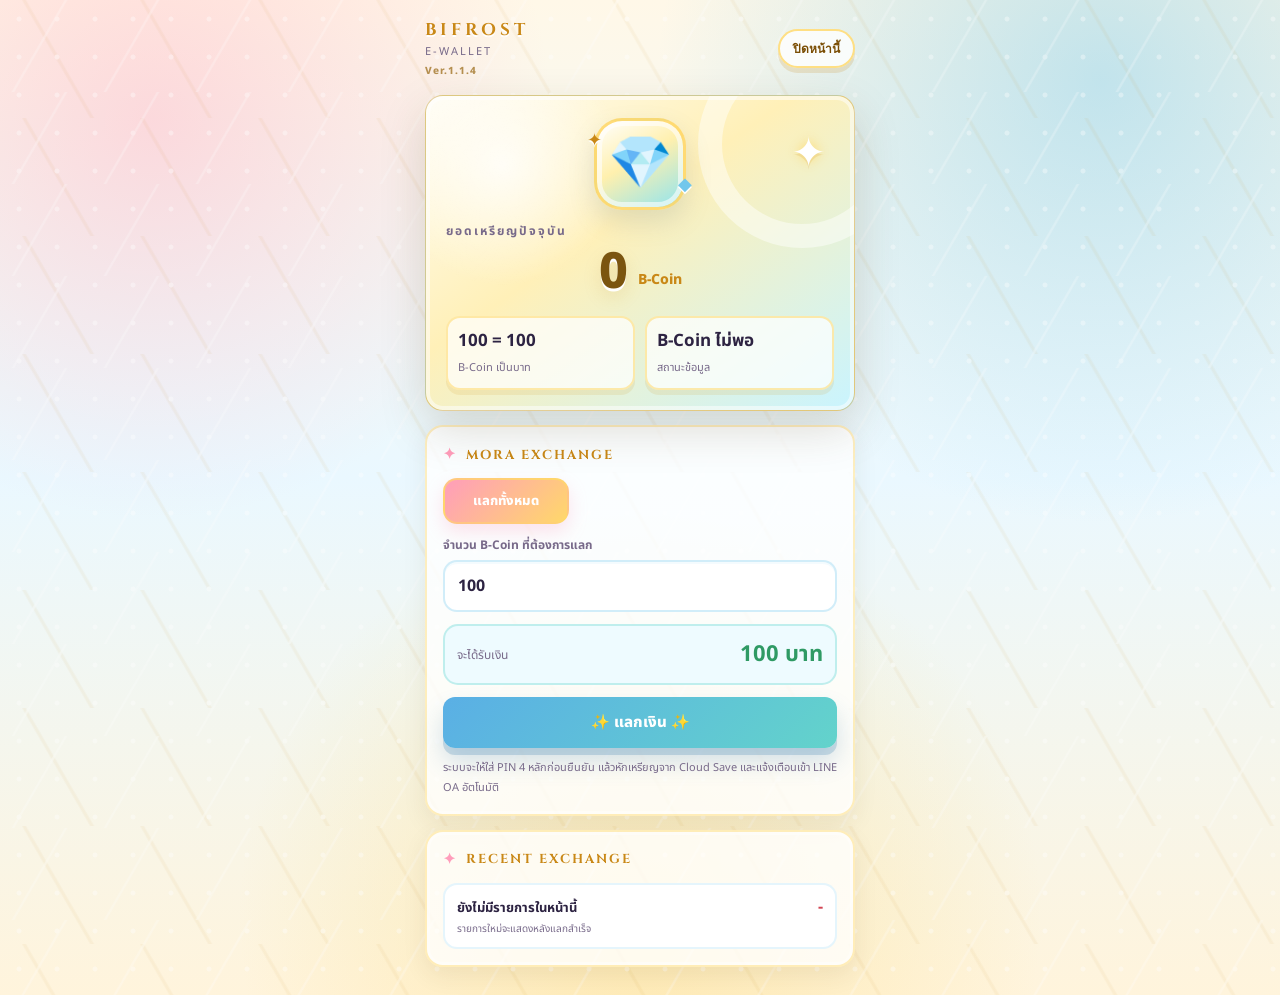
<file: RPG-Bifrost/wallet.html>
<!doctype html>
<html lang="th">
<head>
  <meta charset="utf-8">
  <meta name="viewport" content="width=device-width, initial-scale=1">
  <title>BIFROST E-Wallet</title>
  <link rel="preconnect" href="https://fonts.googleapis.com">
  <link rel="preconnect" href="https://fonts.gstatic.com" crossorigin>
  <link href="https://fonts.googleapis.com/css2?family=Cinzel:wght@600;700&family=Noto+Sans+Thai:wght@300;400;600;700;800&display=swap" rel="stylesheet">
  <style>
    *{box-sizing:border-box;margin:0;padding:0}
    :root{
      --bg:#fff4dc;--paper:#fffdf5;--ink:#2d2342;--muted:#786a8a;
      --gold:#c98817;--gold2:#ffd86a;--sky:#72c7ec;--aqua:#63d3cb;--pink:#ff9dbb;
      --green:#2f9a64;--red:#d24654;--line:rgba(201,136,23,.32);
      --shadow:0 18px 46px rgba(89,61,20,.18);
    }
    html,body{min-height:100%;background:var(--bg);color:var(--ink)}
    body{font-family:"Noto Sans Thai","Segoe UI",sans-serif;overflow-x:hidden}
    .scene{
      min-height:100vh;padding:18px 16px 28px;position:relative;isolation:isolate;
      background:
        radial-gradient(circle at 12% 12%,rgba(255,157,187,.34),transparent 28%),
        radial-gradient(circle at 86% 8%,rgba(114,199,236,.42),transparent 31%),
        radial-gradient(circle at 50% 92%,rgba(255,216,106,.38),transparent 36%),
        linear-gradient(180deg,#fff8e8 0%,#eaf8ff 48%,#fff4dc 100%);
    }
    .scene::before{
      content:"";position:absolute;inset:0;z-index:-1;opacity:.42;
      background-image:
        radial-gradient(circle,rgba(255,255,255,.86) 0 2px,transparent 3px),
        linear-gradient(120deg,transparent 0 44%,rgba(255,255,255,.55) 45% 46%,transparent 47%),
        linear-gradient(60deg,transparent 0 48%,rgba(201,136,23,.14) 49% 50%,transparent 51%);
      background-size:38px 38px,92px 92px,118px 118px;
    }
    .app{max-width:430px;margin:0 auto}
    .top{display:flex;align-items:center;justify-content:space-between;margin-bottom:16px}
    .brand{letter-spacing:4px;color:var(--gold);font:700 17px Cinzel,serif;text-shadow:0 2px 0 #fff}
    .sub{font-size:11px;color:var(--muted);letter-spacing:2px;margin-top:2px}
    .version-tag{font-size:10px;color:#9a6a16;opacity:.72;letter-spacing:1px;margin-top:3px;font-weight:800}
    .back{
      text-decoration:none;color:#7a4d04;background:rgba(255,255,255,.78);
      border:2px solid rgba(255,216,106,.82);border-radius:999px;padding:8px 13px;font-weight:800;font-size:12px;
      box-shadow:0 5px 0 rgba(201,136,23,.18);
    }
    .wallet-card{
      position:relative;overflow:hidden;border:1px solid rgba(185,138,24,.4);border-radius:18px;
      background:
        radial-gradient(circle at 18% 22%,rgba(255,255,255,.78),transparent 28%),
        linear-gradient(145deg,#fffdf5 0%,#fff0b8 42%,#c9f4ff 100%);
      box-shadow:var(--shadow),inset 0 0 0 4px rgba(255,255,255,.52);padding:22px 20px 20px;
    }
    .wallet-card::before{
      content:"";position:absolute;right:-52px;top:-56px;width:160px;height:160px;border-radius:50%;
      border:24px solid rgba(255,255,255,.45);
    }
    .wallet-card::after{
      content:"✦";position:absolute;right:28px;top:26px;color:#fff;font-size:42px;
      text-shadow:0 0 12px rgba(255,216,106,.9),0 3px 0 rgba(201,136,23,.18);
      animation:twinkle 2.4s ease-in-out infinite;
    }
    @keyframes twinkle{0%,100%{transform:scale(1) rotate(0deg);opacity:.88}50%{transform:scale(1.18) rotate(10deg);opacity:1}}
    .treasure{
      display:flex;align-items:center;justify-content:center;width:92px;height:92px;margin:0 auto 12px;
      border-radius:28px;background:linear-gradient(150deg,#fff 0%,#fff0ae 45%,#8fe4f0 100%);
      border:3px solid rgba(255,216,106,.9);box-shadow:0 12px 26px rgba(88,123,154,.18),inset 0 0 0 5px rgba(255,255,255,.6);
      font-size:52px;position:relative;
    }
    .treasure::before,.treasure::after{position:absolute;font-size:18px;color:var(--gold);text-shadow:0 2px 0 #fff}
    .treasure::before{content:"✦";left:-10px;top:6px}.treasure::after{content:"◆";right:-9px;bottom:9px;color:var(--sky)}
    .label{font-size:12px;color:var(--muted);letter-spacing:2px;font-weight:700}
    .coin-row{display:flex;align-items:flex-end;justify-content:center;gap:10px;margin-top:8px;position:relative}
    .coin{font-size:50px;line-height:1;font-weight:800;color:#7b5510;text-shadow:0 3px 0 #fff,0 8px 18px rgba(201,136,23,.18)}
    .unit{font-size:14px;color:var(--gold);font-weight:800;margin-bottom:8px}
    .meta{display:grid;grid-template-columns:1fr 1fr;gap:10px;margin-top:18px}
    .pill{background:rgba(255,255,255,.72);border:2px solid rgba(255,216,106,.54);border-radius:14px;padding:10px;box-shadow:0 5px 0 rgba(201,136,23,.12)}
    .pill b{display:block;font-size:17px;color:var(--ink)}
    .pill span{font-size:11px;color:var(--muted)}
    .panel{
      margin-top:14px;background:rgba(255,255,255,.78);border:2px solid rgba(255,216,106,.42);
      border-radius:18px;padding:16px;box-shadow:0 8px 24px rgba(70,46,18,.08),inset 0 0 0 3px rgba(255,255,255,.38);
    }
    .panel-title{font:700 13px Cinzel,serif;color:var(--gold);letter-spacing:2px;margin-bottom:12px;display:flex;align-items:center;gap:8px}
    .panel-title::before{content:"✦";color:var(--pink);font-family:"Noto Sans Thai";font-size:15px}
    .amounts{display:grid;grid-template-columns:repeat(3,1fr);gap:8px;margin-bottom:12px}
    .chip{
      border:2px solid rgba(255,216,106,.64);background:#fffaf0;color:var(--ink);
      border-radius:14px;padding:11px 6px;font:800 13px "Noto Sans Thai";cursor:pointer;
      box-shadow:0 5px 0 rgba(201,136,23,.14);
    }
    .chip.on{background:linear-gradient(135deg,#ff9dbb,var(--gold2));color:white;box-shadow:0 8px 18px rgba(255,157,187,.28)}
    .field{display:grid;gap:6px;margin-bottom:12px}
    .field label{font-size:12px;color:var(--muted);font-weight:700}
    .field input{
      width:100%;border:2px solid rgba(114,199,236,.32);background:white;border-radius:14px;
      padding:12px 13px;font:700 16px "Noto Sans Thai";color:var(--ink);outline:none;
      box-shadow:inset 0 2px 0 rgba(114,199,236,.08);
    }
    .field input:focus{border-color:var(--sky);box-shadow:0 0 0 4px rgba(114,199,236,.18)}
    .quote{
      display:flex;justify-content:space-between;align-items:center;background:#eefbff;
      border:2px solid rgba(99,211,203,.34);border-radius:15px;padding:12px;margin-bottom:12px;
    }
    .quote span{font-size:12px;color:var(--muted)}
    .quote b{font-size:22px;color:var(--green)}
    .primary{
      width:100%;border:0;border-radius:12px;padding:14px 16px;cursor:pointer;
      background:linear-gradient(135deg,#5aafe5,var(--aqua));color:white;
      font:800 15px "Noto Sans Thai";box-shadow:0 7px 0 rgba(47,117,168,.22),0 14px 24px rgba(47,117,168,.2);
    }
    .primary:disabled{opacity:.45;cursor:not-allowed;box-shadow:none}
    .note{font-size:11px;line-height:1.8;color:var(--muted);margin-top:10px}
    .history{display:grid;gap:8px}
    .tx{display:flex;justify-content:space-between;gap:12px;background:#fff;border:2px solid rgba(114,199,236,.18);border-radius:14px;padding:10px 12px}
    .tx strong{font-size:13px}.tx small{display:block;color:var(--muted);font-size:10px;margin-top:2px}.tx b{color:var(--red);white-space:nowrap}
    .toast{
      position:fixed;left:50%;top:16px;transform:translate(-50%,-86px);z-index:50;transition:.3s;
      max-width:330px;width:calc(100% - 32px);background:#241b2f;color:white;border-radius:12px;
      padding:12px 16px;text-align:center;font-size:13px;box-shadow:0 12px 30px rgba(0,0,0,.24);
    }
    .toast.on{transform:translate(-50%,0)}
    .modal{position:fixed;inset:0;background:rgba(26,18,34,.48);display:none;align-items:center;justify-content:center;padding:18px;z-index:40}
    .modal.on{display:flex}
    .pinbox{width:100%;max-width:330px;background:#fffdf7;border:3px solid rgba(255,216,106,.72);border-radius:22px;padding:20px;box-shadow:var(--shadow),inset 0 0 0 4px rgba(255,255,255,.58);text-align:center}
    .pin-title{font-weight:800;color:var(--ink);font-size:18px}.pin-sub{font-size:12px;color:var(--muted);margin-top:4px}
    .dots{display:flex;justify-content:center;gap:10px;margin:18px 0}
    .dot{width:13px;height:13px;border-radius:50%;border:2px solid rgba(185,138,24,.38)}.dot.on{background:var(--gold);border-color:var(--gold)}
    .pad{display:grid;grid-template-columns:repeat(3,1fr);gap:9px}
    .key{border:2px solid rgba(114,199,236,.2);background:white;border-radius:14px;padding:13px 0;font-weight:800;font-size:18px;cursor:pointer;box-shadow:0 5px 0 rgba(114,199,236,.14)}
    .key.muted{font-size:12px;color:var(--muted)}
    .pin-busy{display:none;margin-top:10px;padding:10px;border-radius:12px;background:rgba(114,199,236,.14);color:#23607d;font-size:12px;font-weight:800;line-height:1.5}
    .pin-busy.on{display:block}
    .reward-screen{
      position:fixed;inset:0;z-index:70;display:none;align-items:center;justify-content:center;
      padding:22px;background:radial-gradient(circle at center,rgba(255,218,90,.34),rgba(52,30,8,.78));
      backdrop-filter:blur(5px);
    }
    .reward-screen.on{display:flex}
    .gold-card{
      width:min(330px,100%);min-height:416px;position:relative;overflow:hidden;text-align:center;
      background:
        linear-gradient(#f6d982 0 0) left top/100% 10px no-repeat,
        linear-gradient(#f6d982 0 0) left bottom/100% 10px no-repeat,
        radial-gradient(circle at 50% 18%,rgba(255,255,255,.92),transparent 25%),
        linear-gradient(180deg,#fffdf1 0%,#fff4ca 58%,#fff9e6 100%);
      border:8px solid #9b6a00;border-radius:24px;padding:20px 20px 18px;
      box-shadow:0 26px 70px rgba(48,27,0,.55),inset 0 0 0 2px rgba(255,255,255,.9);
      animation:cardPop .36s cubic-bezier(.22,1.35,.36,1) both;
    }
    .gold-card::before,.gold-card::after{
      content:"";position:absolute;top:50%;width:34px;height:34px;border-radius:50%;background:#b67b00;transform:translateY(-50%);
    }
    .gold-card::before{left:-21px}.gold-card::after{right:-21px}
    @keyframes cardPop{from{opacity:0;transform:translateY(18px) scale(.92)}to{opacity:1;transform:translateY(0) scale(1)}}
    .card-star{position:absolute;color:#e5ae10;font-size:24px;text-shadow:0 2px 0 #ffe98d,0 4px 10px rgba(155,106,0,.24)}
    .card-star.s1{left:18px;top:16px}.card-star.s2{right:18px;top:16px}.card-star.s3{left:18px;bottom:16px}.card-star.s4{right:18px;bottom:16px}
    .card-brand{font:700 12px Cinzel,serif;letter-spacing:5px;color:#7c5200;margin-top:2px}
    .card-small-stars{font-size:13px;color:#d49900;letter-spacing:4px;margin:5px 0 14px}
    .dash{border:0;border-top:2px dashed rgba(155,106,0,.28);margin:0 0 14px}
    .reward-amount{font:700 64px/1 Cinzel,serif;color:#3c2508;text-shadow:0 3px 0 rgba(255,255,255,.8);letter-spacing:1px}
    .reward-type{font:700 27px/1.15 Cinzel,serif;color:#8d5b00;letter-spacing:3px;margin-top:8px}
    .reward-note{margin:15px 8px 14px;padding:12px;border-radius:10px;background:rgba(245,216,130,.42);color:#7d4e00;font-size:12px;line-height:1.8}
    .reward-owner{font:700 14px Cinzel,serif;color:#3c2508;letter-spacing:1px;margin-top:12px}
    .reward-date{font-size:11px;color:#8b650e;margin-top:4px}
    .reward-serial{font:700 11px Cinzel,serif;color:#b77c07;letter-spacing:3px;margin-top:8px}
    .use-card{
      width:100%;margin-top:14px;border:0;border-radius:12px;padding:12px 16px;cursor:pointer;
      background:linear-gradient(135deg,#a66d00,#ffd76a,#b57b00);color:#3c2508;
      font:800 15px "Noto Sans Thai";box-shadow:0 6px 0 rgba(86,50,0,.22);
    }
    @media (max-width:360px){.coin{font-size:38px}.amounts{grid-template-columns:1fr 1fr}.meta{grid-template-columns:1fr}}
  </style>
</head>
<body>
  <main class="scene">
    <div class="app">
      <header class="top">
        <div>
          <div class="brand">BIFROST</div>
          <div class="sub">E-WALLET</div>
          <div class="version-tag" id="walletVersion"></div>
        </div>
        <button class="back" id="closePageBtn" type="button">ปิดหน้านี้</button>
      </header>

      <section class="wallet-card">
        <div class="treasure">💎</div>
        <div class="label">ยอดเหรียญปัจจุบัน</div>
        <div class="coin-row">
          <div class="coin" id="coinBalance">...</div>
          <div class="unit">B-Coin</div>
        </div>
        <div class="meta">
          <div class="pill"><b id="rateText">100 = 100</b><span>B-Coin เป็นบาท</span></div>
          <div class="pill"><b id="statusText">กำลังซิงค์</b><span>สถานะข้อมูล</span></div>
        </div>
      </section>

      <section class="panel">
        <div class="panel-title">MORA EXCHANGE</div>
        <div class="amounts" id="amountButtons">
          <button class="chip on" data-act="all">แลกทั้งหมด</button>
        </div>
        <div class="field">
          <label for="coinAmount">จำนวน B-Coin ที่ต้องการแลก</label>
          <input id="coinAmount" type="number" min="1" step="1" inputmode="numeric" value="100">
        </div>
        <div class="quote">
          <span>จะได้รับเงิน</span>
          <b id="bahtPreview">10 บาท</b>
        </div>
        <button class="primary" id="exchangeBtn">✨ แลกเงิน ✨</button>
        <p class="note">ระบบจะให้ใส่ PIN 4 หลักก่อนยืนยัน แล้วหักเหรียญจาก Cloud Save และแจ้งเตือนเข้า LINE OA อัตโนมัติ</p>
      </section>

      <section class="panel">
        <div class="panel-title">RECENT EXCHANGE</div>
        <div class="history" id="historyList">
          <div class="tx"><div><strong>ยังไม่มีรายการในหน้านี้</strong><small>รายการใหม่จะแสดงหลังแลกสำเร็จ</small></div><b>-</b></div>
        </div>
      </section>
    </div>
  </main>

  <div class="modal" id="pinModal">
    <div class="pinbox">
      <div class="pin-title">ยืนยันด้วย PIN</div>
      <div class="pin-sub" id="pinSummary">แลก 100 B-Coin เป็น 10 บาท</div>
      <div class="dots" id="pinDots"><span class="dot"></span><span class="dot"></span><span class="dot"></span><span class="dot"></span></div>
      <div class="pad" id="pinPad">
        <button class="key">1</button><button class="key">2</button><button class="key">3</button>
        <button class="key">4</button><button class="key">5</button><button class="key">6</button>
        <button class="key">7</button><button class="key">8</button><button class="key">9</button>
        <button class="key muted" data-act="clear">ล้าง</button><button class="key">0</button><button class="key muted" data-act="close">ปิด</button>
      </div>
      <button class="primary" id="pinConfirmBtn" style="margin-top:14px; width:100%; padding:13px; font-size:15px;" disabled>ยืนยัน</button>
      <div class="pin-busy" id="pinBusyText">กรุณารอซักครู่ ระบบกำลังคำนวนยอดเงิน</div>
    </div>
  </div>
  <div class="reward-screen" id="rewardScreen">
    <div class="gold-card">
      <div class="card-star s1">⭐</div>
      <div class="card-star s2">⭐</div>
      <div class="card-star s3">⭐</div>
      <div class="card-star s4">⭐</div>
      <div class="card-brand">✦ RPG BIFROST ✦</div>
      <div class="card-small-stars">★★★★★</div>
      <hr class="dash">
      <div class="reward-amount" id="rewardAmount">100</div>
      <div class="reward-type">B-CARD<br>INVESTMENT</div>
      <div class="reward-note">นำการ์ดใบนี้ไปแลกเปลี่ยนเป็นรางวัล<br>ในโลกจริงตามมูลค่าสำคัญทุกวัย!</div>
      <hr class="dash">
      <div class="reward-owner">HERO BIFROST</div>
      <div class="reward-date" id="rewardDate">28 เม.ย. 2569</div>
      <div class="reward-serial" id="rewardSerial">BIFROST-BCARD-0001</div>
      <button class="use-card" id="useCardBtn">ใช้แล้ว</button>
    </div>
  </div>
  <div class="toast" id="toast"></div>

  <script src="config.js?v=1.1.4"></script>
  <script>
    const BIFROST_CONFIG = window.BIFROST_CONFIG || {};
    const APP_VERSION = BIFROST_CONFIG.APP_VERSION || "1.1.0";
    const OFFLINE_PRIMARY = BIFROST_CONFIG.OFFLINE_PRIMARY !== false;
    const SHEET_URL = BIFROST_CONFIG.API_URL || "";
    const RATE_COIN = 100;
    const RATE_BAHT = 100;
    const DEMO_COINS = 1200;
    const DEMO_MODE = false;
    const WALLET_RETRY_KEY = "bifrost_wallet_retry_v1";
    const WALLET_RETRY_MAX_AGE_MS = 30 * 60 * 1000;

    const state = { coins:0, amount:100, pin:"", save:null, busy:false, status:"กำลังซิงค์" };
    const el = (id) => document.getElementById(id);
    const money = (n) => Number(n || 0).toLocaleString("th-TH");

    function makeWalletRequestId(){
      return "WALLET-" + Date.now() + "-" + Math.random().toString(36).slice(2, 8);
    }
    function readWalletRetry(){
      try {
        const req = JSON.parse(localStorage.getItem(WALLET_RETRY_KEY) || "null");
        if (!req) return null;
        if (Date.now() - Number(req.createdAt || 0) > WALLET_RETRY_MAX_AGE_MS) {
          localStorage.removeItem(WALLET_RETRY_KEY);
          return null;
        }
        return req;
      } catch(e) { return null; }
    }
    function writeWalletRetry(req){
      localStorage.setItem(WALLET_RETRY_KEY, JSON.stringify(req));
    }
    function clearWalletRetry(){
      localStorage.removeItem(WALLET_RETRY_KEY);
    }
    function walletPayload(req){
      return { action:"WALLET_EXCHANGE", requestId:req.requestId, amount:req.amount, pin:req.pin, rateCoin:req.rateCoin, rateBaht:req.rateBaht, offlinePrimary:OFFLINE_PRIMARY, clientSaveBefore:state.save || null };
    }
    async function postWalletExchange(req){
      const res = await fetch(SHEET_URL, {
        method: "POST",
        cache: "no-cache",
        body: JSON.stringify(walletPayload(req))
      });
      const data = await res.json();
      if (!data || data.result !== "success") {
        const err = new Error((data && data.message) || (data && data.error) || "แลกไม่สำเร็จ");
        err.permanent = true;
        throw err;
      }
      return data;
    }
    function completeWalletExchange(data){
      state.coins = Number(data.coins || 0);
      state.save = Object.assign(state.save || {}, data.save || {}, { coins: state.coins });
      recordWalletExchangeInSave(data);
      localStorage.setItem("bifrost_data", JSON.stringify(state.save));
      addHistory(data);
      showRewardCard(data);
      clearWalletRetry();
      el("pinModal").classList.remove("on");
      setPinBusy(false);
      toast((data.duplicate ? "ยืนยันรายการเดิมสำเร็จ " : "แลกสำเร็จ ได้รับ ") + money(data.baht) + " บาท");
    }
    async function processWalletRetry(){
      const pending = readWalletRetry();
      if (!pending || state.busy || !navigator.onLine || !SHEET_URL) return;
      state.busy = true;
      render("กำลังส่งรายการ Wallet ที่ค้างไว้");
      try {
        pending.tries = Number(pending.tries || 0) + 1;
        writeWalletRetry(pending);
        const data = await postWalletExchange(pending);
        completeWalletExchange(data);
      } catch(e) {
        if (e.permanent || Number(pending.tries || 0) >= 8) {
          clearWalletRetry();
          toast(e.message || "รายการ Wallet ที่ค้างไว้ส่งไม่สำเร็จ");
        } else {
          writeWalletRetry(pending);
          render("มีรายการ Wallet รอส่งซ้ำ");
        }
      } finally {
        state.busy = false;
        setPinBusy(false);
        updatePin();
        render("พร้อมใช้");
      }
    }

    function toast(msg){
      el("toast").textContent = msg;
      el("toast").classList.add("on");
      setTimeout(() => el("toast").classList.remove("on"), 2600);
    }

    function loadLocal(){
      if (DEMO_MODE) {
        state.save = Object.assign(state.save || {}, { coins: DEMO_COINS, PIN: "5918" });
        state.coins = DEMO_COINS;
        localStorage.setItem("bifrost_data", JSON.stringify(state.save));
        render("โหมดทดลอง");
        return;
      }
      try {
        const raw = localStorage.getItem("bifrost_data");
        if (raw) {
          state.save = JSON.parse(raw);
          state.coins = Number(state.save.coins || 0);
          render("ออฟไลน์");
        }
      } catch(e) {}
    }

    async function loadCloud(){
      if (OFFLINE_PRIMARY) {
        render(state.save ? "ใช้ข้อมูลเครื่องน้อง" : "ยังไม่มีข้อมูลในเครื่อง");
        return;
      }
      try {
        const res = await fetch(SHEET_URL + "?action=walletBalance&ts=" + Date.now());
        const data = await res.json();
        if (data && data.result !== "error") {
          state.save = Object.assign(state.save || {}, data);
          state.coins = Number(data.coins || 0);
          localStorage.setItem("bifrost_data", JSON.stringify(state.save));
          render("ซิงค์แล้ว");
        }
      } catch(e) {
        render(state.save ? "ใช้ข้อมูลเครื่อง" : "ซิงค์ไม่สำเร็จ");
      }
    }

    function render(status){
      if (status) state.status = status;
      el("coinBalance").textContent = money(state.coins);
      el("statusText").textContent = state.status || "พร้อมใช้";
      el("rateText").textContent = RATE_COIN + " = " + RATE_BAHT;
      const baht = Math.floor((state.amount / RATE_COIN) * RATE_BAHT);
      el("bahtPreview").textContent = money(baht) + " บาท";
      el("exchangeBtn").disabled = state.busy || state.amount < 1;
      if (!state.busy && state.amount > state.coins) {
        el("statusText").textContent = "B-Coin ไม่พอ";
      }
    }

    function setAmount(amount){
      state.amount = Math.max(0, parseInt(amount, 10) || 0);
      el("coinAmount").value = state.amount || "";
      document.querySelectorAll(".chip").forEach(btn => btn.classList.toggle("on", btn.dataset.act === "all" && state.amount === state.coins));
      render();
    }

    function openPin(){
      if (state.amount < 1) return toast("กรุณาใส่จำนวน B-Coin ที่ต้องการแลก");
      if (state.amount > state.coins) return toast("B-Coin ไม่พอ ขาดอีก " + money(state.amount - state.coins) + " เหรียญ");
      state.pin = "";
      updatePin();
      el("pinSummary").textContent = "แลก " + money(state.amount) + " B-Coin เป็น " + money((state.amount / RATE_COIN) * RATE_BAHT) + " บาท";
      el("pinModal").classList.add("on");
    }

    function setPinBusy(isBusy){
      const busyText = el("pinBusyText");
      if (busyText) busyText.classList.toggle("on", !!isBusy);
      const confirmBtn = el("pinConfirmBtn");
      if (confirmBtn) confirmBtn.textContent = isBusy ? "กำลังคำนวน..." : "ยืนยัน";
    }

    function updatePin(){
      [...el("pinDots").children].forEach((dot, i) => dot.classList.toggle("on", i < state.pin.length));
      const confirmBtn = el("pinConfirmBtn");
      if (confirmBtn) confirmBtn.disabled = state.busy || state.pin.length !== 4;
    }

    async function exchange(){
      if (state.busy) return;
      state.busy = true;
      setPinBusy(true);
      updatePin();
      render("กำลังคำนวนยอดเงิน");
      if (DEMO_MODE) {
        try {
          if (state.pin !== "5918") throw new Error("PIN ไม่ถูกต้อง");
          if (state.amount > state.coins) throw new Error("B-Coin ไม่พอ");
          const demoData = {
            result: "success",
            amount: state.amount,
            baht: (state.amount / RATE_COIN) * RATE_BAHT,
            coins: state.coins - state.amount,
            date: new Date().toLocaleString("th-TH"),
            requestId: makeWalletRequestId(),
            save: Object.assign(state.save || {}, { coins: state.coins - state.amount, PIN: "5918" })
          };
          state.coins = demoData.coins;
          state.save = demoData.save;
          recordWalletExchangeInSave(demoData);
          localStorage.setItem("bifrost_data", JSON.stringify(state.save));
          addHistory(demoData);
          showRewardCard(demoData);
          sendWalletLineNotice(demoData);
          el("pinModal").classList.remove("on");
          setPinBusy(false);
          toast("ทดลองแลกสำเร็จ ได้รับ " + money(demoData.baht) + " บาท");
        } catch(e) {
          state.pin = "";
          setPinBusy(false);
          updatePin();
          toast(e.message || "เกิดข้อผิดพลาด");
        } finally {
          state.busy = false;
          setPinBusy(false);
          updatePin();
          render("โหมดทดลอง");
        }
        return;
      }
      try {
        const existing = readWalletRetry();
        if (existing) {
          toast("มีรายการ Wallet รอส่งอยู่ ระบบจะส่งรายการเดิมก่อน");
          state.busy = false;
          setPinBusy(false);
          updatePin();
          await processWalletRetry();
          return;
        }
        const pending = { requestId: makeWalletRequestId(), amount: state.amount, pin: state.pin, rateCoin: RATE_COIN, rateBaht: RATE_BAHT, createdAt: Date.now(), tries: 0 };
        writeWalletRetry(pending);
        const data = await postWalletExchange(pending);
        completeWalletExchange(data);
      } catch(e) {
        state.pin = "";
        if (e.permanent) clearWalletRetry();
        setPinBusy(false);
        updatePin();
        toast(e.permanent ? (e.message || "เกิดข้อผิดพลาด") : "เน็ตสะดุด ระบบเก็บรายการไว้และจะส่งซ้ำด้วย requestId เดิม");
      } finally {
        state.busy = false;
        setPinBusy(false);
        updatePin();
        render(readWalletRetry() ? "มีรายการ Wallet รอส่งซ้ำ" : "พร้อมใช้");
      }
    }

    function recordWalletExchangeInSave(data){
      if (!state.save) state.save = {};
      const amount = Number(data.amount || state.amount || 0);
      const baht = Number(data.baht || (amount / RATE_COIN) * RATE_BAHT || 0);
      const requestId = String(data.requestId || "");
      if (requestId) {
        if (!Array.isArray(state.save.walletExchangeIds)) state.save.walletExchangeIds = [];
        if (state.save.walletExchangeIds.includes(requestId)) return;
        state.save.walletExchangeIds.push(requestId);
      }
      if (!Array.isArray(state.save.todayItemsUsed)) state.save.todayItemsUsed = [];
      const alreadyRecorded = state.save.todayItemsUsed.some(item => String(item).includes("E-Wallet") && String(item).includes(String(amount)) && String(item).includes("แลกเงิน"));
      if (!alreadyRecorded) {
        state.save.todayCoinsSpent = Number(state.save.todayCoinsSpent || 0) + amount;
        state.save.todayItemsUsed.push("💳 E-Wallet แลกเงิน -" + money(amount) + " B-Coin = " + money(baht) + " บาท");
      }
    }
    function addHistory(data){
      const list = el("historyList");
      if (list.children.length === 1 && list.textContent.includes("ยังไม่มี")) list.innerHTML = "";
      const row = document.createElement("div");
      row.className = "tx";
      row.innerHTML = "<div><strong>แลกเงินสำเร็จ</strong><small>" + (data.date || new Date().toLocaleString("th-TH")) + "</small></div><b>-" + money(data.amount) + " B</b>";
      list.prepend(row);
    }

    function showRewardCard(data){
      el("rewardAmount").textContent = money(data.baht || 0);
      el("rewardDate").textContent = new Date().toLocaleDateString("th-TH", { day:"numeric", month:"short", year:"numeric" });
      el("rewardSerial").textContent = "BIFROST-BCARD-" + String(Date.now()).slice(-4);
      el("rewardScreen").classList.add("on");
    }

    function sendWalletLineNotice(data){
      fetch(SHEET_URL, {
        method: "POST",
        mode: "no-cors",
        body: JSON.stringify({
          action: "LINE_ALERT",
          type: "BCARD",
          message:
            "💳 [BIFROST] แจ้งเตือนด่วน!\n" +
            "ไบฟรอสได้ทำการแลก B-Card 1 ใบ!\n" +
            "💎 มูลค่า: " + money(data.baht) + " บาท\n" +
            "🪙 ใช้เหรียญ: " + money(data.amount) + " B-Coin\n" +
            "💰 ยอดเงินคงเหลือ: " + money(data.coins) + " B-Coin"
        })
      }).catch(() => {});
    }

    document.querySelectorAll(".chip").forEach(btn => btn.addEventListener("click", () => {
      if (btn.dataset.act === "all") setAmount(state.coins);
    }));
    el("coinAmount").addEventListener("input", (e) => setAmount(e.target.value));
    el("exchangeBtn").addEventListener("click", openPin);
    el("pinConfirmBtn")?.addEventListener("click", () => {
      if (state.pin.length !== 4) return toast("กรุณากรอก PIN 4 หลัก");
      exchange();
    });
    el("useCardBtn").addEventListener("click", () => el("rewardScreen").classList.remove("on"));
    el("closePageBtn").addEventListener("click", closeWalletPage);
    el("pinPad").addEventListener("click", (e) => {
      const btn = e.target.closest("button");
      if (!btn) return;
      const act = btn.dataset.act;
      if (act === "close") { state.pin = ""; updatePin(); return el("pinModal").classList.remove("on"); }
      if (act === "clear") state.pin = "";
      else if (state.pin.length < 4) state.pin += btn.textContent.trim();
      updatePin();
    });

    el("walletVersion").textContent = "Ver." + APP_VERSION;
    loadLocal();
    render("กำลังซิงค์");
    loadCloud();
    processWalletRetry();
    window.addEventListener("online", processWalletRetry);

    function closeWalletPage(){
      try {
        if (window.liff && typeof liff.isInClient === "function" && liff.isInClient()) {
          liff.closeWindow();
          return;
        }
      } catch(e) {}

      window.close();

      setTimeout(() => {
        if (history.length > 1) {
          history.back();
        } else {
          location.href = "index.html";
        }
      }, 180);
    }
  </script>
</body>
</html>
</file>
<file: RPG-Bifrost/style.css>
@import url('https://fonts.googleapis.com/css2?family=Cinzel:wght@600;700&family=Noto+Sans+Thai:wght@300;400;600;700&display=swap');
*{box-sizing:border-box;margin:0;padding:0}
:root{
  --bg:#f8f5ef;--bg2:#ede9de;--card:#fff;
  --txt:#1e1830;--txt2:#6a5575;--txt3:#a090b0;
  --gold:#b89020;--gold2:#d4aa22;--gold3:#f5c830;
  --gbg:#fdf8e4;--gbdr:rgba(184,144,32,0.28);
  --red:#cc3030;--grn:#288040;--yel:#b88010;
  --sh:0 2px 10px rgba(0,0,0,0.07);
}
html,body{height:100%;overflow:hidden;background:var(--bg)}
body{font-family:'Noto Sans Thai','Segoe UI',sans-serif;font-size:14px;color:var(--txt)}
#app{max-width:100%;margin:0 auto;height:100%;display:flex;flex-direction:column;overflow:hidden}
.hdr{flex-shrink:0;padding:10px 18px 7px;text-align:center;background:#fff;border-bottom:1px solid var(--gbdr)}
.hdr-t{font-family:'Cinzel',serif;font-size:17px;letter-spacing:4px;color:var(--gold2);font-weight:700}
.hdr-s{font-size:9px;color:var(--txt3);letter-spacing:3px;margin-top:1px}
.pages{flex:1;overflow-y:auto;background:var(--bg);padding-bottom:130px}
.pages::-webkit-scrollbar{width:3px}
.pages::-webkit-scrollbar-thumb{background:var(--gbdr);border-radius:2px}
.pg{display:none}.pg.on{display:block}
.card{background:var(--card);border:1px solid rgba(0,0,0,.07);border-radius:14px;padding:14px 16px;margin:10px 14px;box-shadow:var(--sh)}
.ct{font-size:10px;letter-spacing:2.5px;color:var(--gold);text-transform:uppercase;margin-bottom:12px;display:flex;align-items:center;gap:7px;font-weight:700}
.ct::after{content:'';flex:1;height:1px;background:linear-gradient(90deg,rgba(184,144,32,.35),transparent)}
.d{display:inline-block;width:5px;height:5px;background:var(--gold);transform:rotate(45deg);flex-shrink:0}
/* CHAR VIEWER */
.chv-wrap{background:var(--card);margin:10px 14px 0;border-radius:14px;border:1px solid rgba(0,0,0,.07);box-shadow:var(--sh);padding:10px 0 8px}
.chv{display:flex;align-items:center;justify-content:center;gap:8px}
.cha{width:38px;height:38px;border-radius:50%;background:var(--bg);border:1px solid rgba(184,144,32,.22);display:flex;align-items:center;justify-content:center;cursor:pointer;font-size:22px;color:var(--gold);transition:all .18s;flex-shrink:0;user-select:none}
.cha:hover{background:var(--gbg);border-color:var(--gold)}
.cha.dim{opacity:.18;pointer-events:none}
.ch-frame{width:170px;height:170px;border-radius:12px;overflow:hidden;background:var(--bg2);display:flex;align-items:center;justify-content:center}
.ch-sprite{width:170px;height:170px;background-repeat:no-repeat;background-size:500% 400%;transition:background-position .28s ease}
.ch-badge{text-align:center;font-size:10px;color:var(--txt3);margin-top:4px;letter-spacing:1px}
.ch-badge b{color:var(--gold);font-weight:700}
.ch-name-lbl{text-align:center;font-size:12px;color:var(--gold);font-weight:700;margin-top:2px}
/* HERO */
.hero-row{display:flex;align-items:center;gap:14px;padding:14px 14px 6px}
.av-wrap{position:relative;cursor:pointer;flex-shrink:0}
.av-ring{width:76px;height:76px;border-radius:50%;background:conic-gradient(var(--gold3),var(--gold2),var(--gold3),var(--gold),var(--gold3));padding:3px;box-shadow:0 4px 14px rgba(184,144,32,.3)}
.av-in{width:100%;height:100%;border-radius:50%;background:linear-gradient(135deg,#f0ecff,#ffe8f8);display:flex;align-items:center;justify-content:center;font-size:30px;user-select:none}
.av-lv{position:absolute;bottom:-5px;left:50%;transform:translateX(-50%);background:linear-gradient(135deg,var(--gold),var(--gold2));color:#fff;font-size:9px;font-weight:700;padding:2px 10px;border-radius:10px;letter-spacing:1.5px;white-space:nowrap}
.hero-nm{font-family:'Cinzel',serif;font-size:16px;color:var(--txt);font-weight:700;letter-spacing:1px}
.stat-row{display:flex;gap:10px;margin-top:5px;flex-wrap:wrap}
.stt{display:flex;align-items:center;gap:4px;font-size:12px;color:var(--txt2)}
.stt b{color:var(--txt);font-weight:600}
.badge{display:inline-flex;padding:3px 9px;border-radius:20px;font-size:10px;background:var(--gbg);border:1px solid var(--gbdr);color:var(--gold);margin-top:7px;font-weight:600}
.exp-w{padding:4px 14px 2px}
.exp-hd{display:flex;justify-content:space-between;font-size:10px;color:var(--txt3);margin-bottom:4px}
.exp-bg{height:10px;background:var(--bg2);border-radius:10px;overflow:hidden}
.exp-f{height:100%;background:linear-gradient(90deg,var(--gold),var(--gold3));border-radius:10px;transition:width 1.2s ease}
.cbar{display:flex;justify-content:space-between;align-items:center;background:var(--gbg);border:1px solid var(--gbdr);border-radius:12px;padding:10px 14px;margin:8px 14px 0}
.cbig{display:flex;align-items:center;gap:7px;font-size:22px;font-weight:700;color:var(--yel)}
.ctd-l{font-size:10px;color:var(--txt3);text-align:right}
.ctd-v{font-size:13px;color:var(--grn);font-weight:700}
.ctd-v.spend{color:var(--red)}
.ctd-stack{display:flex;flex-direction:column;gap:3px;text-align:right}
/* STREAK */
.sg{display:grid;grid-template-columns:repeat(7,1fr);gap:5px}
.sd{display:flex;flex-direction:column;align-items:center;gap:2px}
.sdl{font-size:8px;color:var(--txt3);text-transform:uppercase}
.fl{width:30px;height:30px;border-radius:50%;display:flex;align-items:center;justify-content:center;font-size:14px;cursor:pointer;transition:transform .18s}
/* เปลี่ยนสีกระดาน Streak ที่ทำสำเร็จแล้วให้เป็นโทนสีเขียว */
.fl.gold {
  background: #edfaf2; /* สีพื้นหลังเขียวอ่อน */
  border: 1.5px solid var(--grn); /* สีขอบเขียวเข้ม */
}
.fl.red{background:#ffecec;border:1.5px solid #ff8080;animation:rp 1.5s ease-in-out infinite}
@keyframes rp{0%,100%{box-shadow:0 0 0 0 rgba(220,80,80,0)}50%{box-shadow:0 0 0 4px rgba(220,80,80,.22)}}
.fl.grey{background:var(--bg2);border:1.5px solid transparent}
.fl.now{background:#e8f0ff;border:1.5px dashed #80a0e0}
.sb{text-align:center;font-size:10px;color:var(--txt3);margin-top:8px}
/* HOF */
.hof{display:flex;gap:14px;justify-content:center}
.tr{display:flex;flex-direction:column;align-items:center;gap:5px;cursor:pointer}
.tri{width:50px;height:50px;border-radius:12px;display:flex;align-items:center;justify-content:center;font-size:22px}
.tri.on{background:var(--gbg);border:1.5px solid var(--gold)}
.tri.off{background:var(--bg2);border:1.5px solid transparent;filter:grayscale(1) opacity(.38)}
.trl{font-size:9px;color:var(--txt3);text-align:center;max-width:58px}
/* INVENTORY */
.ir{display:flex;justify-content:space-between;align-items:center;padding:11px 13px;background:var(--bg);border:1.5px solid transparent;border-radius:10px;margin-bottom:7px;user-select:none;transition:all .18s}
.ir.active{cursor:pointer}
.ir.active:hover{background:var(--gbg);border-color:var(--gbdr)}
.ir.active:active{transform:scale(.98)}
.ir.disabled{opacity:.4;cursor:not-allowed}
.ii{display:flex;align-items:center;gap:8px;font-size:13px;color:var(--txt2)}
.ir-right{display:flex;align-items:center;gap:8px}
.ic{font-size:16px;font-weight:700;color:var(--gold)}
.use-pill{font-size:10px;color:var(--gold);border:1px solid var(--gbdr);border-radius:6px;padding:3px 9px;background:var(--gbg);font-weight:600}
.use-pill.bc{color:#7a5000;background:linear-gradient(135deg,#f5e088,#f0c830);border-color:var(--gold2)}
/* LOG */
.swim-grid{display:grid;grid-template-columns:1fr 1fr;gap:8px;margin-bottom:10px}
.sw-box{background:var(--bg);border-radius:9px;padding:9px 11px}
.sw-ttl{font-size:9px;color:var(--txt3);letter-spacing:1px;text-transform:uppercase;margin-bottom:5px;font-weight:700}
.sw-row{display:flex;justify-content:space-between;font-size:11px;color:var(--txt2);margin-top:2px}
.sw-val{font-weight:700;color:var(--gold)}
.log-text{background:var(--bg);border-radius:10px;padding:13px 14px;font-size:12px;line-height:2;color:var(--txt2);border-left:3px solid var(--gold);white-space:pre-line}
/* QUEST */
.qi{display:flex;align-items:center;gap:11px;padding:11px 12px;background:var(--bg);border:1px solid transparent;border-radius:9px;margin-bottom:7px;cursor:pointer;user-select:none;transition:all .18s}
.qi:hover{background:var(--gbg);border-color:var(--gbdr)}
.qi.done{background:#edfaf2;border-color:rgba(40,128,64,.22)}
.qc{width:22px;height:22px;border-radius:50%;border:2px solid rgba(184,144,32,.35);display:flex;align-items:center;justify-content:center;flex-shrink:0;transition:all .18s;font-size:11px}
.qc.on{background:var(--gold);border-color:var(--gold);color:#fff;font-weight:700}
.qt{flex:1;font-size:13px;color:var(--txt)}
.qr{font-size:11px;color:var(--yel);font-weight:600}
.qbar{text-align:center;margin-top:9px;font-size:12px;color:var(--txt3)}
.qsuc{color:var(--grn);font-weight:700;font-size:13px}
/* SUBMIT OVERLAY */
.submit-ok{position:absolute;inset:0;background:rgba(248,245,239,.97);z-index:10;display:none;flex-direction:column;align-items:center;justify-content:center;gap:12px;text-align:center;padding:30px}
.submit-ok.on{display:flex}
.sok-ico{font-size:64px}
.sok-ttl{font-family:'Cinzel',serif;font-size:20px;font-weight:700;color:var(--gold2)}
.sok-coins{font-size:28px;font-weight:700;color:var(--yel);margin:4px 0}
.sok-msg{font-size:13px;color:var(--txt2);line-height:1.8}
/* FORM */
.fr{margin-bottom:10px}
.fl2{font-size:10px;color:var(--txt2);letter-spacing:1px;margin-bottom:4px;display:block;font-weight:600}
.fi{width:100%;background:var(--bg);border:1px solid rgba(0,0,0,.1);border-radius:8px;padding:9px 11px;color:var(--txt);font-size:13px;font-family:inherit;outline:none;transition:border-color .18s}
.fi:focus{border-color:var(--gold)}
.fi::placeholder{color:var(--txt3)}
select.fi{cursor:pointer;appearance:none;background-image:url("data:image/svg+xml,%3Csvg xmlns='http://www.w3.org/2000/svg' width='12' height='8' viewBox='0 0 12 8'%3E%3Cpath fill='%23a090b0' d='M6 8L0 0h12z'/%3E%3C/svg%3E");background-repeat:no-repeat;background-position:right 11px center;background-color:var(--bg);padding-right:28px}
.f2{display:grid;grid-template-columns:1fr 1fr;gap:9px}
.sub-hd{font-size:10px;letter-spacing:2px;color:var(--txt2);text-transform:uppercase;font-weight:700;margin:14px 0 8px;display:flex;align-items:center;gap:7px}
.sub-hd::after{content:'';flex:1;height:1px;background:var(--bg2)}
.feel-ico{text-align:center;font-size:26px;margin-bottom:3px}
.feel-lbl{text-align:center;font-size:12px;color:var(--gold);font-weight:700;margin-bottom:6px}
input[type=range]{width:100%;-webkit-appearance:none;height:7px;border-radius:7px;outline:none;cursor:pointer}
input[type=range]::-webkit-slider-thumb{-webkit-appearance:none;width:22px;height:22px;border-radius:50%;background:var(--gold);cursor:pointer;box-shadow:0 2px 6px rgba(184,144,32,.35);border:3px solid #fff}
/* PIN */
.pin-w{display:flex;flex-direction:column;align-items:center;gap:11px}
.pdots{display:flex;gap:11px}
.pdot{width:13px;height:13px;border-radius:50%;border:2px solid rgba(184,144,32,.35);background:transparent;transition:all .18s}
.pdot.on{background:var(--gold);border-color:var(--gold)}
.pkpad{display:grid;grid-template-columns:repeat(3,1fr);gap:9px;width:100%;max-width:228px}
.pk{background:var(--bg);border:1px solid rgba(0,0,0,.08);border-radius:9px;padding:13px 0;color:var(--txt);font-size:17px;font-weight:600;cursor:pointer;text-align:center;user-select:none;line-height:1;transition:all .14s}
.pk:hover{background:var(--gbg);border-color:var(--gbdr)}
.pk:active{transform:scale(.95)}
.pk.cl{font-size:13px;color:var(--red)}
.pk.ok{font-size:13px;color:var(--grn)}
/* BUTTONS */
.btn{padding:11px 18px;border-radius:10px;font-size:13px;font-weight:700;cursor:pointer;border:none;letter-spacing:.8px;transition:all .18s;font-family:inherit}
.bg{background:linear-gradient(135deg,var(--gold),var(--gold2));color:#fff;box-shadow:0 4px 12px rgba(184,144,32,.28)}
.bg:hover{box-shadow:0 4px 20px rgba(184,144,32,.42);transform:translateY(-1px)}
.bg:disabled{opacity:.45;cursor:not-allowed;transform:none;box-shadow:none}
.br{background:linear-gradient(135deg,#a00,var(--red));color:#fff}
.bf{width:100%}
.brow{display:grid;grid-template-columns:1fr 1fr;gap:9px;margin-top:14px}
.bdim{background:var(--bg);color:var(--txt2);padding:10px;border-radius:9px;font-size:12px;border:1px solid rgba(0,0,0,.08);cursor:pointer;font-family:inherit}
/* SHOP */
.shbal{text-align:center;padding:14px;padding-bottom:4px}
.shbal-l{font-size:10px;color:var(--txt3);letter-spacing:2px}
.shbal-v{font-size:28px;font-weight:700;color:var(--yel)}
.shi{display:flex;align-items:center;gap:13px;padding:14px;background:var(--bg);border:1px solid rgba(0,0,0,.06);border-radius:12px;margin-bottom:9px}
.shic{width:52px;height:52px;border-radius:10px;background:linear-gradient(135deg,#f0e8ff,#ffe8f8);border:1px solid var(--gbdr);display:flex;align-items:center;justify-content:center;font-size:26px;flex-shrink:0}
.shn{font-size:14px;font-weight:700;color:var(--txt)}
.shd{font-size:10px;color:var(--txt2);margin-top:2px;line-height:1.5}
.shs{font-size:9px;color:var(--txt3);margin-top:3px}
.quota{display:inline-flex;font-size:9px;padding:2px 7px;border-radius:5px;font-weight:600;margin-top:4px}
.quota.ok{background:#edfaf2;color:var(--grn);border:1px solid rgba(40,128,64,.2)}
.quota.full{background:#ffecec;color:var(--red);border:1px solid rgba(200,60,60,.18)}
.shp{font-size:15px;font-weight:700;color:var(--yel);white-space:nowrap}
.shr{display:flex;flex-direction:column;align-items:center;gap:7px;flex-shrink:0}
.shb{padding:7px 13px;font-size:11px;border-radius:8px;background:linear-gradient(135deg,var(--gold),var(--gold2));color:#fff;font-weight:700;cursor:pointer;border:none;font-family:inherit}
.shb:disabled{opacity:.4;cursor:not-allowed}
.bcbtn{width:100%;padding:18px 20px;background:linear-gradient(135deg,#a07010,var(--gold2),var(--gold3));border:none;border-radius:16px;cursor:pointer;font-family:inherit;transition:all .2s;box-shadow:0 6px 20px rgba(184,144,32,.32)}
.bcbtn:disabled{opacity:.45;cursor:not-allowed}
.bcin{display:flex;align-items:center;gap:14px}
.bcico{font-size:34px}.bctxt{text-align:left;flex:1}
.bcttl{font-size:17px;font-weight:700;color:#fff;letter-spacing:1px}
.bcsub{font-size:11px;color:rgba(255,255,255,.82);margin-top:2px}
.bccnt{background:rgba(255,255,255,.25);border-radius:10px;padding:7px 13px;text-align:center;min-width:60px}
.bccnt-n{font-size:22px;font-weight:700;color:#fff;line-height:1}
.bccnt-l{font-size:9px;color:rgba(255,255,255,.8)}
/* NAV */
.bnav{flex-shrink:0;display:grid;grid-template-columns:repeat(3,1fr);background:#fff;border-top:1px solid rgba(0,0,0,.08)}
.ni{display:flex;flex-direction:column;align-items:center;padding:9px 0 6px;cursor:pointer;gap:2px;position:relative}
.ni-i{font-size:18px;opacity:.4}
.ni-l{font-size:9px;color:var(--txt3);letter-spacing:1.2px}
.ni.on .ni-i{opacity:1}.ni.on .ni-l{color:var(--gold)}
.ni.on::after{content:'';position:absolute;top:0;left:28%;right:28%;height:2px;background:var(--gold);border-radius:0 0 2px 2px}
/* MODALS */
.mov{position:fixed;inset:0;background:rgba(0,0,0,.42);z-index:200;display:flex;align-items:flex-end;opacity:0;pointer-events:none;transition:opacity .25s}
.mov.on{opacity:1;pointer-events:all}
.mpan{width:100%;max-width:430px;margin:0 auto;background:#fff;border-top:2px solid var(--gbdr);border-radius:20px 20px 0 0;padding:18px;transform:translateY(100%);transition:transform .3s cubic-bezier(.34,1.56,.64,1);max-height:70vh;overflow-y:auto;display:flex;flex-direction:column;gap:12px}
.mov.on .mpan{transform:translateY(0)}
.ag{display:grid;grid-template-columns:repeat(5,1fr);gap:8px}
.ao{aspect-ratio:1;border-radius:9px;display:flex;flex-direction:column;align-items:center;justify-content:center;font-size:20px;cursor:pointer;border:2px solid transparent;transition:all .18s;background:var(--bg);position:relative;gap:1px;user-select:none}
.ao.u:hover{border-color:var(--gold);background:var(--gbg)}.ao.sel{border-color:var(--gold);background:var(--gbg)}
.ao.lk{opacity:.35;cursor:not-allowed;pointer-events:none}
.ao-l{font-size:7px;color:var(--txt3)}
.lko{position:absolute;inset:0;display:flex;flex-direction:column;align-items:center;justify-content:center;font-size:11px;background:rgba(255,255,255,.55);border-radius:7px;gap:1px}
.lko span{font-size:7px;color:var(--txt3)}
/* CONFIRM */
.cfm{position:fixed;inset:0;background:rgba(0,0,0,.42);z-index:300;display:flex;align-items:center;justify-content:center;padding:20px;opacity:0;pointer-events:none;transition:opacity .22s}
.cfm.on{opacity:1;pointer-events:all}
.cfmb{background:#fff;border:1px solid var(--gbdr);border-radius:16px;padding:22px 20px;width:100%;max-width:310px;text-align:center;transform:scale(.9);transition:transform .22s;box-shadow:0 8px 32px rgba(0,0,0,.14)}
.cfm.on .cfmb{transform:scale(1)}
.cfm-i{font-size:36px;margin-bottom:8px}
.cfm-t{font-size:16px;font-weight:700;color:var(--txt);margin-bottom:6px}
.cfm-m{font-size:12px;color:var(--txt2);line-height:1.7;margin-bottom:16px;white-space:pre-line}
.cfm-r{display:grid;grid-template-columns:1fr 1fr;gap:9px}
/* TOAST */
/* 📱 [v1.1.2] toast — dismissible (tap to close) + larger touch padding บน mobile */
.toast{position:fixed;top:18px;left:50%;transform:translateX(-50%) translateY(-90px);background:var(--txt);border-radius:11px;padding:14px 22px;color:#fff;font-size:13px;z-index:500;transition:transform .38s cubic-bezier(.34,1.56,.64,1);max-width:340px;text-align:center;box-shadow:0 4px 18px rgba(0,0,0,.22);white-space:pre-line;cursor:pointer;-webkit-tap-highlight-color:transparent}
.toast.on{transform:translateX(-50%) translateY(0)}
.toast:active{transform:translateX(-50%) translateY(-3px) scale(0.98)}
/* B-CARD */
#bc-screen{position:fixed;inset:0;z-index:600;background:linear-gradient(160deg,#5a3200,#9a6800 30%,#c8920a 55%,#9a6800 80%,#5a3200);display:none;flex-direction:column;align-items:center;justify-content:center;padding:24px}
.bc-close{position:fixed;top:16px;right:16px;width:48px;height:48px;border-radius:50%;background:var(--red);color:#fff;border:3px solid rgba(255,255,255,.9);font-size:22px;cursor:pointer;font-weight:700;z-index:10;box-shadow:0 4px 16px rgba(0,0,0,.45);display:flex;align-items:center;justify-content:center}
.ticket{background:linear-gradient(170deg,#fffcf0,#fff8dc,#fffcf0);border-radius:20px;width:100%;max-width:320px;box-shadow:0 20px 60px rgba(0,0,0,.5);position:relative}
.ticket::before,.ticket::after{content:'';position:absolute;width:36px;height:36px;border-radius:50%;background:linear-gradient(135deg,#7a4800,#c89020);top:50%;transform:translateY(-50%);z-index:1}
.ticket::before{left:-18px}.ticket::after{right:-18px}
.tk-top{padding:22px 28px 0;text-align:center}
.tk-logo{font-family:'Cinzel',serif;font-size:10px;letter-spacing:4px;color:#8a5a10;font-weight:700}
.tk-stars{display:flex;justify-content:center;gap:5px;font-size:13px;color:var(--gold2);margin-top:3px}
.tk-div{border:none;border-top:2px dashed rgba(180,130,0,.3);margin:14px 20px}
.tk-main{padding:0 28px;text-align:center}
.tk-big{font-family:'Cinzel',serif;font-size:60px;font-weight:700;color:#3a2000;line-height:1}
.tk-type{font-family:'Cinzel',serif;font-size:26px;font-weight:700;color:#7a5000;letter-spacing:3px;margin-top:2px}
.tk-desc{font-size:11px;color:#6a4800;line-height:1.9;margin-top:10px;padding:10px 14px;background:rgba(200,145,10,.1);border-radius:9px}
.tk-bottom{padding:14px 28px 18px;text-align:center}
.tk-hero{font-family:'Cinzel',serif;font-size:13px;font-weight:700;color:#4a3000;letter-spacing:1px}
.tk-date{font-size:11px;color:#8a6020;margin-top:3px}
.tk-serial{font-size:9px;color:#a07030;margin-top:5px;letter-spacing:2px}
.tk-star{position:absolute;font-size:22px}
.bc-hint{color:rgba(255,255,255,.65);font-size:12px;margin-top:20px;text-align:center;line-height:1.7}
/* ULTRA BOSS POPUP (GENSHIN STYLE) */
.boss-overlay {
  position: fixed; inset: 0; background: rgba(0,0,0,0.85); z-index: 1000;
  display: flex; align-items: center; justify-content: center; padding: 20px;
  opacity: 0; pointer-events: none; transition: opacity 0.4s ease; backdrop-filter: blur(4px);
}
.boss-overlay.on { opacity: 1; pointer-events: all; }
.boss-modal {
  background: linear-gradient(145deg, #1e202b, #2a2d3e);
  border: 2px solid var(--gold2); border-radius: 16px;
  padding: 30px 20px;
  width: 100%; max-width: 340px; text-align: center;
  box-shadow: 0 0 30px rgba(212,170,34,0.3), inset 0 0 20px rgba(0,0,0,0.5);
  transform: scale(0.85) translateY(20px); transition: all 0.4s cubic-bezier(0.34, 1.56, 0.64, 1);
  position: relative; overflow: hidden;
}
.boss-modal::before {
  content: '';
  position: absolute; top: -50%; left: -50%; width: 200%; height: 200%;
  background: radial-gradient(circle, rgba(212,170,34,0.1) 0%, transparent 60%);
  animation: rotateGlow 10s linear infinite; z-index: 0;
}
@keyframes rotateGlow { 0% { transform: rotate(0deg); } 100% { transform: rotate(360deg); } }
.boss-overlay.on .boss-modal { transform: scale(1) translateY(0); }
.bm-stars { font-size: 14px; color: var(--gold2); letter-spacing: 4px; margin-bottom: 8px; position: relative; z-index: 1; }
.bm-title { font-family: 'Cinzel', serif; font-size: 28px; font-weight: 700; color: #fff; text-shadow: 0 2px 10px rgba(255,255,255,0.5); letter-spacing: 2px; position: relative; z-index: 1; }
.bm-subtitle { font-size: 13px; color: var(--gold); font-weight: 600; margin-bottom: 24px; position: relative; z-index: 1; }
.bm-list { display: flex; flex-direction: column; gap: 12px; margin-bottom: 24px; position: relative; z-index: 1; }
.bm-item {
  background: rgba(0,0,0,0.3);
  border: 1px solid rgba(212,170,34,0.3);
  border-radius: 8px; padding: 12px; text-align: left; display: flex; align-items: center; gap: 12px;
}
.bm-ico { font-size: 28px; filter: drop-shadow(0 0 5px rgba(212,170,34,0.6)); }
.bm-info { flex: 1; }
.bm-name { font-size: 14px; font-weight: 700; color: #fff; }
.bm-desc { font-size: 10px; color: #a0a5b5; margin-top: 2px; }
.bm-coin { font-family: 'Cinzel', serif; font-size: 18px; font-weight: 700; color: var(--gold3); }
.bm-btn {
  background: #ece5ce; color: #2a2d3e; font-family: 'Noto Sans Thai', sans-serif;
  font-size: 15px; font-weight: 700; border: none;
  padding: 12px 30px; border-radius: 30px;
  cursor: pointer; box-shadow: 0 4px 15px rgba(236,229,206,0.4); transition: all 0.2s; position: relative; z-index: 1;
}
.bm-btn:hover { background: #fff; transform: translateY(-2px); box-shadow: 0 6px 20px rgba(255,255,255,0.5); }
.bm-btn:active { transform: scale(0.95); }
/* จัดการรูปที่ยังไม่ปลดล็อกให้มัวแบบพอดี (พอมองออก) และเป็นสีเทา */
.img-locked {
  /* ปรับ blur ลงเหลือ 3px เพื่อให้พอมองเห็นเค้าโครง */
  filter: grayscale(1) blur(3px) !important;
  opacity: 0.4 !important; /* คงความใสไว้เหมือนเดิม */
}

/* ทำให้ Container ของรูปเป็น Relative เพื่อให้แม่กุญแจซ้อนทับได้ */
.ch-frame {
  position: relative;
  display: flex;
  align-items: center;
  justify-content: center;
}

/* สไตล์แม่กุญแจแบบใสๆ วางซ้อนตรงกลาง */
.lock-overlay {
  position: absolute;
  font-size: 60px;
  color: rgba(255, 255, 255, 0.7);
  text-shadow: 0 0 15px rgba(0,0,0,0.5);
  z-index: 10;
  display: flex;
  pointer-events: none; /* เพื่อให้ยังกดลูกศรได้ปกติ */
}
/* 🛠️ DEV TOOLS */
.dev-tools {
  position: fixed;
  bottom: 20px;
  right: 20px;
  background: rgba(30, 24, 48, 0.9);
  padding: 12px;
  border-radius: 12px;
  z-index: 9999;
  border: 2px solid var(--gold);
  box-shadow: 0 4px 15px rgba(0,0,0,0.5);
  backdrop-filter: blur(4px);
}
.dev-tools button {
  background: #2a2d3e;
  color: #fff;
  border: 1px solid var(--gold);
  border-radius: 6px;
  padding: 6px 12px;
  font-size: 11px;
  cursor: pointer;
  font-family: inherit;
  font-weight: 600;
  transition: all 0.2s;
}
.dev-tools button:hover {
  background: var(--gold);
  color: #1e1830;
  transform: scale(1.05);
}


/* =========================================
   👑 GM SECRET ZONE EFFECTS
   ========================================= */
.gm-zone {
  background: #0a0a0a;
  border: 2px solid var(--gold);
  border-radius: 16px;
  padding: 25px 20px;
  margin-top: 40px;
  position: relative;
  overflow: hidden;
  box-shadow: 0 0 20px rgba(184, 144, 32, 0.15);
  animation: gmGlow 4s infinite alternate;
}
@keyframes gmGlow {
  0% { box-shadow: 0 0 10px rgba(184, 144, 32, 0.1); border-color: rgba(184, 144, 32, 0.4); }
  100% { box-shadow: 0 0 25px rgba(184, 144, 32, 0.6); border-color: var(--gold); }
}
.gm-zone::before {
  content: '';
  position: absolute; top: 0; left: -100%; width: 50%; height: 100%;
  background: linear-gradient(90deg, transparent, rgba(184, 144, 32, 0.15), transparent);
  transform: skewX(-20deg);
  animation: gmSweep 5s infinite; pointer-events: none;
}
@keyframes gmSweep { 0% { left: -100%; } 20%, 100% { left: 200%; } }
.gm-title { text-align: center; color: var(--gold); font-family: 'Cinzel', serif; font-size: 18px; font-weight: 700; margin-bottom: 25px; letter-spacing: 2px; text-shadow: 0 0 10px rgba(184, 144, 32, 0.8); }
.gm-input { background: rgba(255, 255, 255, 0.05) !important; color: #fff !important; border-color: rgba(184, 144, 32, 0.5) !important; }
.gm-input::placeholder { color: rgba(255, 255, 255, 0.3) !important; }
.gm-pin-box { background: rgba(0, 0, 0, 0.6); border: 1px solid rgba(184, 144, 32, 0.3); padding: 15px; border-radius: 12px; margin-top: 25px; }
.gm-pin-box .pk { background: #1a1a1a; border-color: #333; color: var(--gold); }
.gm-pin-box .pk:active { background: var(--gold); color: #000; }

/* จัดระเบียบแถวของปุ่มให้เต็มความกว้าง */
.brow {
  display: flex;
  flex-direction: column; /* ให้ปุ่มวางซ้อนกันเป็นแนวตั้ง */
  align-items: center; /* จัดให้อยู่กึ่งกลาง */
  width: 100%;            /* ขยายตัวรวมปุ่มให้เต็มกรอบ */
  gap: 12px;              /* ระยะห่างระหว่างปุ่มบนกับล่าง */
  margin-top: 25px;
  box-sizing: border-box;
}

/* ตั้งค่าให้ปุ่มทุกปุ่มในแถวขยายยาวเท่ากัน */
.brow .btn {
  width: 100% !important; /* บังคับให้ขยายเต็มความยาวกรอบ */
  display: block;
  margin: 0; /* ล้างค่าขอบเดิมที่อาจจะทำให้ชิดซ้าย */
  padding: 15px;          /* เพิ่มความสูงให้กดง่ายขึ้น */
  font-size: 16px;
  box-sizing: border-box; /* ป้องกันปุ่มขยายจนล้นขอบกรอบ */
}

/* แถวไอคอนบอส */
.boss-row {
  display: flex;
  justify-content: space-around;
  align-items: center;
  padding: 5px 0;
}

.boss-cir {
  width: 48px;
  height: 48px;
  background: #1a1a1a;
  border: 2px solid rgba(184, 144, 32, 0.5);
  border-radius: 50%;
  display: flex;
  align-items: center;
  justify-content: center;
  font-size: 24px;
  cursor: pointer;
  transition: all 0.3s cubic-bezier(0.175, 0.885, 0.32, 1.275);
  box-shadow: 0 4px 10px rgba(0,0,0,0.5);
}

.boss-cir:hover {
  transform: scale(1.2) translateY(-5px);
  border-color: var(--gold);
  box-shadow: 0 0 15px rgba(184, 144, 32, 0.6);
  background: #222;
}

/* เอฟเฟกต์ตอนกดไอคอน */
.boss-cir:active {
  transform: scale(0.9);
}


/* =========================================
   🎁 GACHA ANIMATIONS (อัปเดตใหม่)
   ========================================= */
#gacha-mov { display: none; align-items: center; justify-content: center; }
#gacha-mov.on { display: flex; }
/* จัดกล่องให้อยู่กลางจอ */
#gacha-panel { position: relative; bottom: unset; transform: none; margin: 0 auto; width: 90%; max-width: 350px; }

.gacha-light { position: absolute; top: 50%; left: 50%; transform: translate(-50%, -50%); width: 100vw; height: 100vw; background: radial-gradient(circle, rgba(184,144,32,0.4) 0%, transparent 70%); opacity: 0; transition: opacity 0.5s; pointer-events: none; }
.gacha-light.on { opacity: 1; animation: rotateLight 10s linear infinite; }
@keyframes rotateLight { from { transform: translate(-50%, -50%) rotate(0deg); } to { transform: translate(-50%, -50%) rotate(360deg); } }

.chest-container { font-size: 100px; text-align: center; transition: all 0.5s; }
.chest-box { animation: chestShake 0.5s infinite; }
@keyframes chestShake { 0% { transform: rotate(0); } 25% { transform: rotate(5deg); } 75% { transform: rotate(-5deg); } 100% { transform: rotate(0); } }
.chest-open { transform: scale(0); opacity: 0; }

.gacha-result { display: none; text-align: center; animation: zoomIn 0.5s cubic-bezier(0.175, 0.885, 0.32, 1.275); }
@keyframes zoomIn { from { transform: scale(0); opacity: 0; } to { transform: scale(1); opacity: 1; } }

.gr-rarity { font-weight: 900; letter-spacing: 3px; font-size: 14px; margin-bottom: 5px; }
.gr-ico { font-size: 80px; margin-bottom: 0px; }
.gr-ttl { font-size: 20px; color: #fff; font-weight: bold; margin-bottom: 5px; }
.gr-desc { font-size: 13px; color: var(--txt3); margin-bottom: 10px; }
.gr-big-coin { font-size: 45px; color: var(--gold); font-weight: 900; text-shadow: 0 0 20px rgba(184,144,32,0.8); margin: 10px 0; display: none; }

/* Rarity Colors */
.rare-legendary { color: #ffae00; text-shadow: 0 0 15px #ffae00; }
.rare-epic { color: #a335ee; text-shadow: 0 0 15px #a335ee; }
.rare-rare { color: #0070dd; text-shadow: 0 0 15px #0070dd; }

/* 🎆 เอฟเฟกต์พลุแตกตอนได้แจ็คพอต */
.jackpot-active { background: radial-gradient(circle, #5a1000 0%, #000 80%) !important; }
.firework { position: absolute; font-size: 60px; opacity: 0; pointer-events: none; z-index: -1; }
.jackpot-active .fw-1 { animation: explode 1s ease-out infinite; left: 10%; top: 20%; }
.jackpot-active .fw-2 { animation: explode 1.2s ease-out infinite 0.4s; right: 10%; top: 30%; }
.jackpot-active .fw-3 { animation: explode 0.9s ease-out infinite 0.2s; left: 50%; top: 10%; transform: translateX(-50%); }
@keyframes explode { 0% { transform: scale(0.2); opacity: 1; text-shadow: 0 0 20px #ff0; } 100% { transform: scale(2); opacity: 0; } }

/* =========================================
   จัด Popup บอสและโล่รางวัลให้อยู่ตรงกลางจอ 
   ========================================= */
#boss-detail-mov, #hof-mov { 
  align-items: center; justify-content: center; 
  z-index: 9999; /* ดันให้อยู่เหนือสุด ทับแถบเมนู */
}

#boss-detail-mov.on, #hof-mov.on {
  display: flex;
  opacity: 1;
  pointer-events: all;
}

#boss-detail-mov .mpan, #hof-mov .mpan { 
  position: relative; bottom: unset; transform: none; margin: 0 auto; 
  width: 90%; max-width: 350px; border-radius: 15px; /* ลบเหลี่ยมให้กล่องดูมนสวยขึ้น */
}

/* --- สไตล์ปุ่มเลือกไอเทมใน Secret Zone --- */
.gm-item-row {
  display: flex; gap: 10px; margin: 15px 0; justify-content: center;
}

.gm-item-sel {
  flex: 1; background: rgba(255, 255, 255, 0.05); border: 1px solid rgba(184, 144, 32, 0.3); border-radius: 10px; padding: 10px 5px; text-align: center; cursor: pointer; transition: all 0.2s;
}

.gm-item-sel.active {
  background: rgba(184, 144, 32, 0.2); border-color: var(--gold); box-shadow: 0 0 10px rgba(184, 144, 32, 0.4); transform: translateY(-2px);
}

.gm-item-ico { font-size: 20px; margin-bottom: 5px; }
.gm-item-txt { font-size: 9px; color: var(--gold); font-weight: bold; }

/* ✨ [Phase 1: Skeleton Loading CSS] */
@keyframes skeletonPulse { 
  0% { background-color: rgba(255,255,255,0.1); } 
  50% { background-color: rgba(255,255,255,0.2); } 
  100% { background-color: rgba(255,255,255,0.1); } 
}
.skeleton { 
  color: transparent !important; 
  background: rgba(255,255,255,0.1); 
  animation: skeletonPulse 1.5s infinite; 
  border-radius: 4px; 
  pointer-events: none; 
  user-select: none; 
}

/* =========================================
   🔍 อัปเกรดขนาดตัวหนังสือให้ใหญ่และอ่านง่ายขึ้น
   [v1.1.1] บีบ !important spam: ใช้ "body " prefix เพื่อ bump specificity
   จาก (0,1,0) → (0,1,1) ซึ่งเอาชนะ rule ของคลาสเปล่าได้โดยไม่ต้อง !important
   ========================================= */
body { font-size: 16px; }

/* หัวข้อใหญ่ (ชื่อแอป, ชื่อฮีโร่) */
body .hdr-t { font-size: 19px; }
body .hero-nm { font-size: 18px; }

/* หัวข้อย่อย (โซนเควส, คลังไอเทม) */
body .ct, body .sub-hd { font-size: 13px; }

/* ชื่อไอเทมในร้านค้า, ตัวเลขสถิติ */
body .shn, body .sw-val, body .ic { font-size: 16px; }

/* ข้อความเควส, ช่องกรอกข้อมูล, ประวัติ Log */
body .qt, body .ii, body .fi, body .log-text, body .cfm-t { font-size: 15px; }

/* ตัวหนังสือในปุ่มกด */
body .btn { font-size: 15px; }

/* ตัวหนังสือเล็กๆ (คำอธิบาย, เมนูด้านล่าง, ชื่อวันใน Streak) */
body .shd, body .sdl, body .sb, body .trl, body .qr, body .fl2, body .ni-l, body .ch-badge, body .quota, body .tk-serial { font-size: 11px; }
body .stt, body .ch-name-lbl, body .feel-lbl, body .cfm-m { font-size: 14px; }

/* บังคับดันเนื้อหาทุกหน้าหนีแถบเมนูด้านล่าง — !important คงไว้เพราะ override flex/grid container */
#pg-dashboard, #pg-quest, #pg-shop {
    padding-bottom: 90px !important;
}
/* GM help buttons and modal */
.gm-help-line {
  color: var(--gold);
  font-size: 12px;
  font-weight: 700;
  margin: 4px 0 8px;
  display: flex;
  align-items: center;
  justify-content: space-between;
  gap: 8px;
}
.gm-help-btn {
  width: 24px;
  height: 24px;
  min-width: 24px;
  border-radius: 50%;
  border: 1px solid rgba(255, 215, 0, .75);
  background: rgba(255, 215, 0, .12);
  color: #ffea00;
  font-size: 13px;
  line-height: 1;
  display: inline-flex;
  align-items: center;
  justify-content: center;
  cursor: pointer;
  vertical-align: middle;
  padding: 0;
  margin-left: 4px;
  box-shadow: 0 0 10px rgba(255, 215, 0, .12);
}
.gm-help-btn:hover { background: rgba(255, 215, 0, .22); transform: translateY(-1px); }
#gm-help-modal { align-items: center; justify-content: center; z-index: 1000001 !important; }
#gm-help-modal .gm-help-panel {
  position: relative;
  width: min(92vw, 390px);
  max-height: 78vh;
  border-radius: 16px;
  border: 1px solid rgba(255, 215, 0, .55);
  background: linear-gradient(180deg, #111827 0%, #080b12 100%);
  color: #fff;
  box-shadow: 0 20px 60px rgba(0,0,0,.55), 0 0 22px rgba(255,215,0,.12);
  transform: translateY(20px);
}
#gm-help-modal.on .gm-help-panel { transform: translateY(0); }
.gm-help-close {
  position: absolute;
  top: 10px;
  right: 10px;
  width: 32px;
  height: 32px;
  border-radius: 50%;
  border: 1px solid rgba(255,255,255,.16);
  background: rgba(255,255,255,.08);
  color: #fff;
  font-size: 22px;
  cursor: pointer;
}
.gm-help-title {
  color: var(--gold);
  font-size: 17px;
  font-weight: 900;
  padding-right: 38px;
  letter-spacing: .5px;
}
.gm-help-body {
  color: rgba(255,255,255,.86);
  font-size: 14px;
  line-height: 1.65;
}
.gm-help-body ul { margin: 8px 0 0; padding-left: 20px; }
.gm-help-body li { margin-bottom: 5px; }
/* Quest draft sync status */
.draft-sync-status {
  width: 100%;
  box-sizing: border-box;
  display: none;
  margin-top: 2px;
  padding: 9px 11px;
  border-radius: 10px;
  border: 1px solid rgba(184,144,32,.28);
  background: rgba(255,255,255,.72);
  color: #4a5568;
  font-size: 11px;
  font-weight: 700;
  line-height: 1.45;
  text-align: center;
}
.draft-sync-status.on { display: block; }
.draft-sync-status.ok { border-color: rgba(72,187,120,.55); color: #166534; background: rgba(220,252,231,.9); }
.draft-sync-status.remote { border-color: rgba(79,195,247,.55); color: #075985; background: rgba(224,242,254,.92); }
.draft-sync-status.warn { border-color: rgba(245,158,11,.55); color: #92400e; background: rgba(254,243,199,.92); }

/* ═══════════════════════════════════════
   📡 [v1.1.2] Retry Queue Badge — บอก user ว่ามี item รอ sync
   ═══════════════════════════════════════ */
.retry-badge {
  display: none;
  position: fixed;
  bottom: 90px;            /* เหนือ bottom nav */
  left: 12px;
  background: rgba(245,158,11,0.95);
  color: #1f2937;
  font-size: 11px;
  font-weight: 700;
  padding: 6px 10px;
  border-radius: 16px;
  box-shadow: 0 4px 12px rgba(0,0,0,0.3);
  z-index: 999998;
  letter-spacing: 0.3px;
  animation: retryPulse 2s ease-in-out infinite;
  pointer-events: none; /* ไม่ block คลิก */
}
.retry-badge.on { display: block; }
@keyframes retryPulse {
  0%, 100% { transform: scale(1); }
  50% { transform: scale(1.05); }
}

/* ═══════════════════════════════════════
   🛠️ [v1.1.1-ux] GM Repair Center — labeled fields
   ก่อน: input มีแต่ placeholder ที่หายเมื่อมีค่า — แก้ไขแล้วงงว่าช่องไหนของอะไร
   ใหม่: <label> ครอบ <span class="rp-label">+<input> เห็นชื่อช่องตลอดเวลา
   ═══════════════════════════════════════ */
.rp-grid {
  display: grid;
  grid-template-columns: 1fr 1fr;
  gap: 10px 8px;
}
.rp-field {
  display: flex;
  flex-direction: column;
  gap: 3px;
  cursor: text; /* คลิก label = focus input */
}
.rp-field .rp-label {
  font-size: 10.5px;
  font-weight: 700;
  color: #4fc3f7;
  letter-spacing: 0.3px;
  line-height: 1.2;
  padding: 0 2px;
  /* ตัดข้อความที่ยาวเกินด้วย ellipsis */
  white-space: nowrap;
  overflow: hidden;
  text-overflow: ellipsis;
}
.rp-field .gm-input {
  margin: 0; /* override default fi margin ถ้ามี */
  /* 📱 [v1.1.2] bump touch target — apple HIG ≥44px, material ≥48px */
  min-height: 44px;
  font-size: 14px;
}
@media (max-width: 360px) {
  .rp-grid { grid-template-columns: 1fr; }
}

/* ═══════════════════════════════════════
   🛠️ [v1.1.1] DEV Tools Bar — refactored from inline styles
   เดิม: style="..." inline ทำให้ HTML ใหญ่และ override ยาก
   ใหม่: class-based พร้อม BEM-like modifiers
   ═══════════════════════════════════════ */
#dev-tools-bar {
  display: none; /* JS toggle */
  position: fixed;
  top: 0; left: 0;
  width: 100%;
  height: 60px;
  background: rgba(15, 15, 15, 0.98);
  border-bottom: 2px solid #00e676;
  z-index: 9999999;
  box-shadow: 0 4px 15px rgba(0, 230, 118, 0.3);
  align-items: center;
  justify-content: flex-start;
  gap: 8px;
  padding: 0 15px;
  overflow-x: auto;
  box-sizing: border-box;
  white-space: nowrap;
  backdrop-filter: blur(5px);
}
#dev-tools-bar.on { display: flex; }
#dev-tools-bar .dev-label {
  color: #00e676;
  font-weight: 900;
  font-size: 14px;
  margin-right: 5px;
  flex-shrink: 0;
  letter-spacing: 1px;
}
#dev-tools-bar .dev-btn {
  border: none;
  padding: 8px 12px;
  border-radius: 6px;
  font-size: 12px;
  font-weight: bold;
  flex-shrink: 0;
  cursor: pointer;
  box-shadow: 0 2px 5px rgba(0,0,0,0.5);
  color: #fff;
  background: #333;
  transition: filter 0.15s ease;
}
#dev-tools-bar .dev-btn:hover { filter: brightness(1.15); }
#dev-tools-bar .dev-btn:active { filter: brightness(0.85); }
#dev-tools-bar .dev-btn--quest   { background: #e91e63; }
#dev-tools-bar .dev-btn--levelup { background: #ff9800; border: 1px solid #f57c00; }
#dev-tools-bar .dev-btn--neutral { background: #333; border: 1px solid #555; box-shadow: none; }
#dev-tools-bar .dev-btn--key     { background: #333; border: 1px solid var(--gold); color: var(--gold); box-shadow: none; }
#dev-tools-bar .dev-btn--day     { background: #4caf50; }
#dev-tools-bar .dev-btn--unlock  { background: #9c27b0; }
#dev-tools-bar .dev-btn--reset   { background: #ff4d4d; }
#dev-tools-bar .dev-btn--close   { background: transparent; border: 1px solid #fff; box-shadow: none; margin-left: 10px; }
</file>
